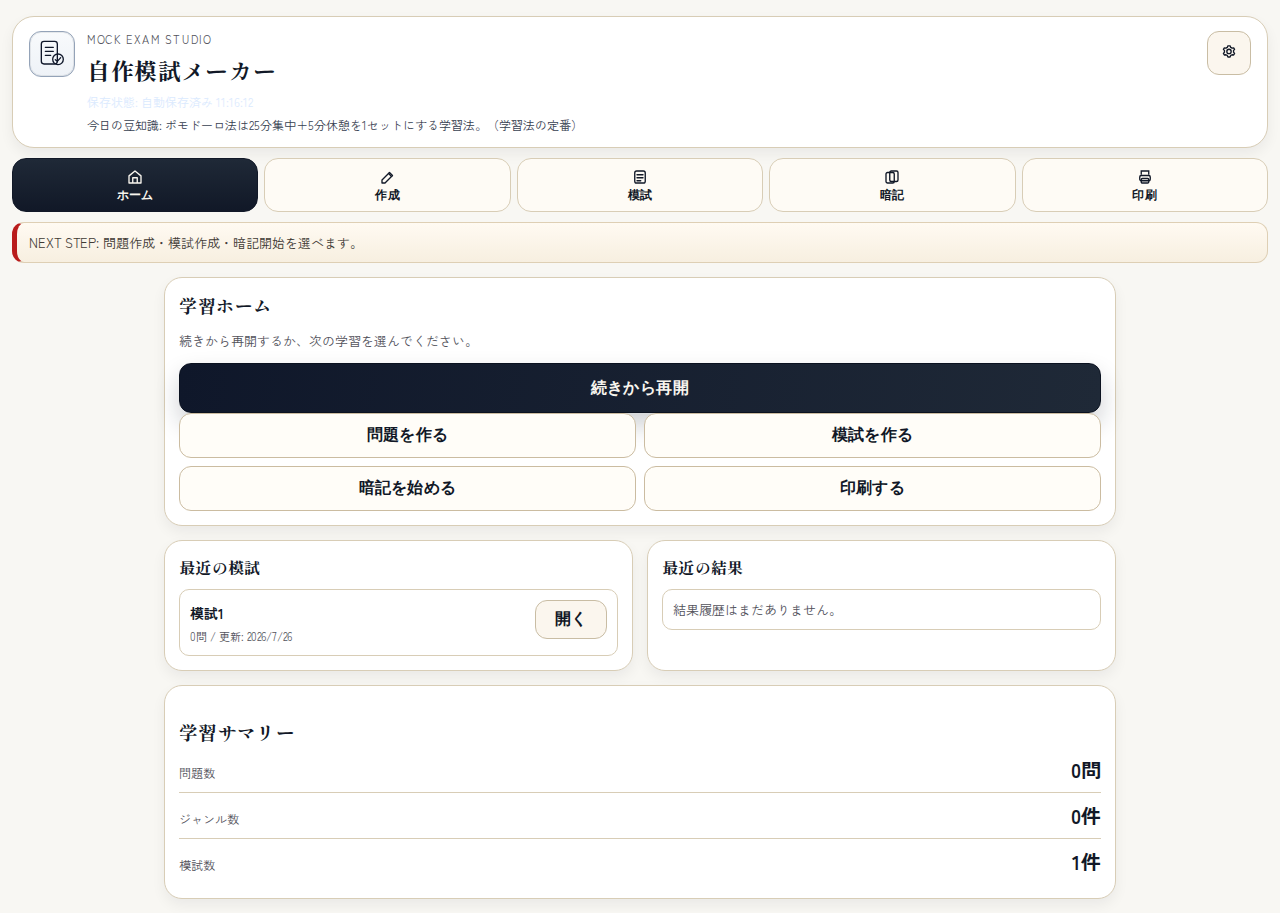
<file: index.html>
<!doctype html>
<html lang="ja">
  <head>
    <meta charset="UTF-8" />
    <meta name="viewport" content="width=device-width, initial-scale=1" />
    <meta name="theme-color" content="#1f2937" />
    <title>自作模試メーカー</title>
    <link rel="manifest" href="manifest.webmanifest" />
    <link rel="preconnect" href="https://fonts.googleapis.com" />
    <link rel="preconnect" href="https://fonts.gstatic.com" crossorigin />
    <link
      href="https://fonts.googleapis.com/css2?family=Shippori+Mincho:wght@600;700;800&family=Zen+Kaku+Gothic+New:wght@400;500;700;900&display=swap"
      rel="stylesheet"
    />
    <style>
      /* Failsafe: if style.css fails to load, keep hidden elements hidden. */
      .hidden { display: none !important; }
    </style>
    <link rel="stylesheet" href="style.css?v=20260224-72" />
  </head>
  <body>
    <div class="backdrop"></div>

    <header class="topbar">
      <div class="brandBlock">
        <div class="brandEmblem" aria-hidden="true">
          <svg viewBox="0 0 48 48" fill="none">
            <rect x="8" y="5" width="24" height="34" rx="4" stroke="currentColor" stroke-width="2" />
            <path d="M14 14H26M14 20H26M14 26H22" stroke="currentColor" stroke-width="2" stroke-linecap="round" />
            <circle cx="33" cy="32" r="8" stroke="currentColor" stroke-width="2" />
            <path d="M29 32.5L32 35L37 29.5" stroke="currentColor" stroke-width="2" stroke-linecap="round" stroke-linejoin="round" />
          </svg>
        </div>
        <div class="brandText">
          <p class="eyebrow">MOCK EXAM STUDIO</p>
          <h1>自作模試メーカー</h1>
          <p id="saveStateText" class="saveStateText" aria-live="polite">保存状態: この端末に自動保存されます</p>
          <p id="dailyQuote" class="dailyQuote" aria-live="polite"></p>
        </div>
      </div>
      <div class="topbarActions">
        <button id="settingsBtn" class="ghost iconBtn" aria-label="設定" aria-haspopup="dialog" aria-controls="settingsModal">
          <svg viewBox="0 0 24 24" fill="none" aria-hidden="true">
            <path d="M10.7 3.4L9.9 5.3C9.4 5.5 8.9 5.8 8.4 6.1L6.4 5.8L5.3 7.7L6.6 9.2C6.5 9.8 6.5 10.4 6.6 11L5.3 12.5L6.4 14.4L8.4 14.1C8.9 14.4 9.4 14.7 9.9 14.9L10.7 16.8H13.3L14.1 14.9C14.6 14.7 15.1 14.4 15.6 14.1L17.6 14.4L18.7 12.5L17.4 11C17.5 10.4 17.5 9.8 17.4 9.2L18.7 7.7L17.6 5.8L15.6 6.1C15.1 5.8 14.6 5.5 14.1 5.3L13.3 3.4H10.7Z" stroke="currentColor" stroke-width="1.6" stroke-linejoin="round"/>
            <circle cx="12" cy="10.1" r="2.6" stroke="currentColor" stroke-width="1.6"/>
          </svg>
        </button>
        <button id="installBtn" class="ghost" hidden>ホームに追加</button>
      </div>
    </header>

    <nav class="tabs" aria-label="モード切替" role="tablist">
      <button id="tab-home" data-tab="home" class="tab active" role="tab" aria-selected="true" aria-controls="home" tabindex="0">
        <span class="tabIcon" aria-hidden="true">
          <svg viewBox="0 0 24 24" fill="none"><path d="M4 10.5L12 4L20 10.5V20H4V10.5Z" stroke="currentColor" stroke-width="1.8" stroke-linejoin="round"/><path d="M9 20V13H15V20" stroke="currentColor" stroke-width="1.8" stroke-linejoin="round"/></svg>
        </span>
        <span class="tabLabel">ホーム</span>
      </button>
      <button id="tab-editor" data-tab="editor" class="tab" role="tab" aria-selected="false" aria-controls="editor" tabindex="-1">
        <span class="tabIcon" aria-hidden="true">
          <svg viewBox="0 0 24 24" fill="none"><path d="M4 20H8L18 10L14 6L4 16V20Z" stroke="currentColor" stroke-width="1.8" stroke-linejoin="round"/><path d="M12.8 7.2L16.8 11.2" stroke="currentColor" stroke-width="1.8" stroke-linecap="round"/></svg>
        </span>
        <span class="tabLabel">作成</span>
      </button>
      <button id="tab-exam" data-tab="exam" class="tab" role="tab" aria-selected="false" aria-controls="exam" tabindex="-1">
        <span class="tabIcon" aria-hidden="true">
          <svg viewBox="0 0 24 24" fill="none"><rect x="5" y="4" width="14" height="16" rx="2.5" stroke="currentColor" stroke-width="1.8"/><path d="M8 9H16M8 13H16M8 17H13" stroke="currentColor" stroke-width="1.8" stroke-linecap="round"/></svg>
        </span>
        <span class="tabLabel">模試</span>
      </button>
      <button id="tab-memorize" data-tab="memorize" class="tab" role="tab" aria-selected="false" aria-controls="memorize" tabindex="-1">
        <span class="tabIcon" aria-hidden="true">
          <svg viewBox="0 0 24 24" fill="none"><rect x="4" y="6" width="11" height="14" rx="2" stroke="currentColor" stroke-width="1.8"/><rect x="9" y="4" width="11" height="14" rx="2" stroke="currentColor" stroke-width="1.8"/></svg>
        </span>
        <span class="tabLabel">暗記</span>
      </button>
      <button id="tab-print" data-tab="print" class="tab" role="tab" aria-selected="false" aria-controls="print" tabindex="-1">
        <span class="tabIcon" aria-hidden="true">
          <svg viewBox="0 0 24 24" fill="none"><path d="M7 9V4H17V9" stroke="currentColor" stroke-width="1.8"/><rect x="5" y="10" width="14" height="7" rx="2" stroke="currentColor" stroke-width="1.8"/><rect x="7" y="14" width="10" height="6" rx="1.5" stroke="currentColor" stroke-width="1.8"/></svg>
        </span>
        <span class="tabLabel">印刷</span>
      </button>
    </nav>
    <section id="uxGuide" class="uxGuide"></section>

    <main>
      <section id="home" class="panel active" role="tabpanel" aria-labelledby="tab-home">
        <div class="card homeHeroCard">
          <h2>学習ホーム</h2>
          <p class="muted">続きから再開するか、次の学習を選んでください。</p>
          <div class="actions">
            <button id="homeResumeBtn" class="homeMainCta">続きから再開</button>
          </div>
          <div class="homePrimaryActions">
            <button id="homeCreateQuestionBtn" class="ghost">問題を作る</button>
            <button id="homeCreateExamBtn" class="ghost">模試を作る</button>
            <button id="homeStartMemorizeBtn" class="ghost">暗記を始める</button>
            <button id="homeOpenPrintBtn" class="ghost">印刷する</button>
          </div>
        </div>
        <div class="homeGrid">
          <div class="card">
            <h3>最近の模試</h3>
            <ul id="homeRecentExamsList" class="homeRecentList"></ul>
          </div>
          <div class="card">
            <h3>最近の結果</h3>
            <ul id="homeRecentHistoryList" class="homeRecentList"></ul>
          </div>
        </div>
        <div class="card homeSummaryCard">
          <h3>学習サマリー</h3>
          <ul class="homeStatsList">
            <li><span>問題数</span><strong id="homeStatQuestions">0問</strong></li>
            <li><span>ジャンル数</span><strong id="homeStatGenres">0件</strong></li>
            <li><span>模試数</span><strong id="homeStatExams">0件</strong></li>
          </ul>
        </div>
      </section>

      <section id="editor" class="panel" role="tabpanel" aria-labelledby="tab-editor">
        <div class="editorSubTabs segTabs" role="tablist" aria-label="作成メニュー">
          <button id="editor-subtab-question" class="editorSubTab segTab active" data-editor-view="question" role="tab" aria-selected="true" aria-controls="editorQuestionView" tabindex="0">問題作成</button>
          <button id="editor-subtab-genre" class="editorSubTab segTab" data-editor-view="genre" role="tab" aria-selected="false" aria-controls="editorGenreView" tabindex="-1">ジャンル管理</button>
        </div>

        <div id="editorQuestionView" class="editorView active" role="tabpanel" aria-labelledby="editor-subtab-question">
          <div class="card">
            <h2>問題を追加</h2>
            <label for="questionGenre">ジャンル</label>
            <select id="questionGenre"></select>
            <label for="questionText">問題文</label>
            <textarea id="questionText" rows="3" placeholder="例: 次の計算をしなさい"></textarea>
            <label for="questionType">形式</label>
            <select id="questionType">
              <option value="mcq">4択</option>
              <option value="fill">穴埋め</option>
              <option value="text">記述</option>
            </select>

            <div id="mcqInputs">
              <label for="mcqLabelMode">選択肢ラベル</label>
              <select id="mcqLabelMode">
                <option value="alpha">ABC</option>
                <option value="numeric">123</option>
              </select>
              <label>選択肢（A〜D）</label>
              <div class="choiceGrid">
                <input id="mcqOptionA" type="text" placeholder="A: 選択肢を入力" />
                <input id="mcqOptionB" type="text" placeholder="B: 選択肢を入力" />
                <input id="mcqOptionC" type="text" placeholder="C: 選択肢を入力" />
                <input id="mcqOptionD" type="text" placeholder="D: 選択肢を入力" />
              </div>
              <label id="mcqAnswerLabel" for="mcqAnswer">正答（A-D）</label>
              <select id="mcqAnswer">
                <option value="1">A</option>
                <option value="2">B</option>
                <option value="3">C</option>
                <option value="4">D</option>
              </select>
            </div>

            <div id="fillInputs" class="hidden">
              <label for="fillAnswer">正答（完全一致）</label>
              <input id="fillAnswer" type="text" placeholder="例: 42" />
              <div id="fillAuthorPreview" class="fillAuthorPreview muted">
                穴埋め作成プレビューはここに表示されます。
              </div>
            </div>

            <div id="textInputs" class="hidden">
              <label for="textAnswer">模範解答</label>
              <textarea id="textAnswer" rows="3"></textarea>
            </div>

            <label for="questionExplanation">解説（任意）</label>
            <textarea id="questionExplanation" rows="2"></textarea>

            <div class="actions twoCol">
              <button id="addQuestionBtn">問題を追加</button>
              <button id="clearAllBtn" class="danger">全削除</button>
              <button id="cancelEditQuestionBtn" class="ghost hidden">編集をキャンセル</button>
            </div>
          </div>
        </div>

        <div id="editorGenreView" class="editorView" role="tabpanel" aria-labelledby="editor-subtab-genre">
          <div class="card">
            <h2>ジャンル管理</h2>
            <p class="muted">ジャンルを選ぶと、問題一覧を絞り込みつつそのジャンルで問題作成できます。</p>
            <div class="genreAddRow">
              <label for="genreNameInput" class="srOnly">ジャンル名</label>
              <input id="genreNameInput" type="text" placeholder="例: 英語長文 / 数学I / 古文" />
              <button id="addGenreBtn" class="ghost">ジャンル追加</button>
            </div>
            <div id="genreChips" class="genreChips"></div>
            <p class="muted">現在のジャンル: <strong id="activeGenreLabel">すべて</strong></p>
            <button id="toggleGenreQuestionListBtn" class="ghost">問題一覧を表示</button>
          </div>
          <div id="genreQuestionListCard" class="card hidden">
            <h2>問題一覧</h2>
            <p class="muted">上でジャンルを選ぶと、この一覧が絞り込まれます。</p>
            <label for="questionSearchInput" class="srOnly">問題一覧検索</label>
            <input id="questionSearchInput" type="text" placeholder="問題一覧を検索（問題文・ジャンル）" />
            <ol id="questionList"></ol>
            <h3>データ管理</h3>
            <div class="actions threeCol">
              <button id="exportDataBtn" class="ghost">エクスポート</button>
              <label class="ghost fileBtn">
                インポート
                <input id="importDataInput" type="file" accept="application/json" />
              </label>
            </div>
          </div>
        </div>
      </section>

      <section id="exam" class="panel" role="tabpanel" aria-labelledby="tab-exam">
        <div class="card">
          <div id="examStepIndicator" class="examStepIndicator" aria-label="模試ステップ">
            <span data-step="list" class="active">1. 一覧</span>
            <span data-step="builder">2. 作成</span>
            <span data-step="solve">3. 解答</span>
          </div>
          <div id="examListView">
            <div class="examHeadRow">
              <div>
                <h2>模試</h2>
                <p class="muted">作成した模試の一覧です。選んで編集・受験できます。</p>
              </div>
              <div class="examHeadActions">
                <button id="newExamOpenBtn">新規作成</button>
                <button id="importSharedExamBtn" class="ghost">共有コード取込</button>
              </div>
            </div>
            <div class="examFilterRow">
              <label for="examSearchInput" class="srOnly">模試検索</label>
              <input id="examSearchInput" type="text" placeholder="模試を検索（タイトル）" />
              <select id="examSortSelect">
                <option value="updated_desc">更新日が新しい順</option>
                <option value="updated_asc">更新日が古い順</option>
                <option value="title_asc">タイトル昇順</option>
                <option value="title_desc">タイトル降順</option>
                <option value="questions_desc">問題数が多い順</option>
                <option value="questions_asc">問題数が少ない順</option>
              </select>
            </div>
            <ul id="examList" class="examList"></ul>
          </div>

          <div id="examBuilderView" class="hidden">
            <div class="examTop">
              <h2>模試作成</h2>
              <button id="backToExamListBtn" class="ghost">一覧へ戻る</button>
            </div>
            <div class="examCreateRow">
              <label for="examTitleInput" class="srOnly">模試タイトル</label>
              <input id="examTitleInput" type="text" placeholder="模試タイトルを入力（例: 2026春 本番想定①）" />
              <button id="saveExamTitleBtn" class="ghost hidden">設定保存</button>
            </div>
            <div class="examCreateRow">
              <label for="examTimeLimitInput" class="srOnly">制限時間（分）</label>
              <input id="examTimeLimitInput" type="number" min="0" step="1" placeholder="制限時間（分, 0=無制限）" />
              <span class="muted">0で無制限</span>
            </div>
            <p class="muted">編集中: <strong id="activeExamTitle">-</strong></p>
            <div class="examBuilderGrid">
              <section class="examSection">
                <h3>ジャンルから追加</h3>
                <div id="examGenreList" class="genreChips"></div>
                <button id="addWholeGenreBtn" class="ghost">選択中ジャンルを丸ごと追加</button>
                <p class="muted" id="selectedGenreText">ジャンルを選択すると問題を表示します。</p>
              </section>

              <section class="examSection">
                <h3>問題を個別追加</h3>
                <p id="examSelectionSummary" class="muted">選択中: 0問</p>
                <label class="pickerToggle">
                  <input id="examSelectedOnlyToggle" type="checkbox" />
                  <span>選択済みだけ表示</span>
                </label>
                <div class="actions twoCol">
                  <button id="pickVisibleAllBtn" class="ghost">表示中を全選択</button>
                  <button id="unpickVisibleAllBtn" class="ghost">表示中を全解除</button>
                </div>
                <div id="examQuestionPicker" class="examQuestionPicker"></div>
              </section>
            </div>

            <div class="actions">
              <button id="startExamBtn">模試を作成</button>
            </div>
          </div>

          <div id="examSolveView" class="hidden">
            <div class="examTop">
              <h2>問題解答</h2>
              <button id="backToBuilderBtn" class="ghost">模試作成へ戻る</button>
            </div>
            <div id="timer">00:00</div>
            <div class="progressWrap" aria-label="解答進捗">
              <div id="examProgressBar"></div>
            </div>
            <p id="examProgressText" class="muted">0 / 0 解答済み</p>
            <p id="examUnansweredText" class="muted">未回答: 0問</p>
            <article id="examQuestion" class="examQuestion">
              <p>一覧の「受験開始」を押すとここに問題が表示されます。</p>
            </article>
            <div class="actions fourCol examSolveActions">
              <button id="prevBtn" class="ghost">前へ</button>
              <button id="nextBtn" class="ghost">次へ</button>
              <button id="finishBtn" class="danger">終了して採点</button>
            </div>

            <h3>採点結果</h3>
            <p id="scoreSummary">まだ採点していません。</p>
            <ul id="resultList"></ul>

            <h3>履歴</h3>
            <label for="historySearchInput" class="srOnly">履歴検索</label>
            <input id="historySearchInput" type="text" placeholder="履歴を検索（模試名・問題文・回答）" />
            <ul id="historyList"></ul>
          </div>
        </div>
      </section>

      <section id="memorize" class="panel" role="tabpanel" aria-labelledby="tab-memorize">
        <div class="card">
          <h2>暗記モード</h2>
          <p class="muted">回答した後に答えを表示します。模試またはジャンル単位で出題できます。</p>
          <label for="memorizeSourceType">暗記するジャンルを選ぶ</label>
          <select id="memorizeSourceType">
            <option value="exam">模試</option>
            <option value="genre">ジャンル</option>
          </select>
          <label id="memorizeTargetSelectLabel" for="memorizeTargetSelect">対象を選択</label>
          <select id="memorizeTargetSelect"></select>
          <p class="muted">対象: <strong id="memorizeTargetTitle">-</strong></p>
          <div class="actions twoCol">
            <button id="startMemorizeBtn">暗記開始</button>
            <button id="finishMemorizeBtn" class="ghost">終了して結果表示</button>
          </div>
          <div id="memorizeList" class="memorizeList"></div>
          <h3>暗記結果</h3>
          <p id="memorizeSummary">まだ開始していません。</p>
          <ul id="memorizeResultList"></ul>
        </div>
      </section>

      <section id="print" class="panel" role="tabpanel" aria-labelledby="tab-print">
        <div class="card">
          <h2>印刷プレビュー（問題冊子）</h2>
          <p>A4で本番風に出力します。</p>
          <div class="actions twoCol">
            <button id="printModeQuestionBtn" class="ghost">問題用</button>
            <button id="printModeAnswerBtn" class="ghost">解答用</button>
          </div>
          <details class="printAdvanced">
            <summary>詳細設定</summary>
            <div class="printSettings">
            <label for="printPresetSelect">印刷プリセット</label>
            <div class="actions twoCol">
              <select id="printPresetSelect">
                <option value="custom">カスタム</option>
                <option value="exam">本番用（問題冊子）</option>
                <option value="review">見直し用（解答冊子）</option>
              </select>
              <button id="applyPrintPresetBtn" class="ghost">プリセット適用</button>
            </div>
            <label for="printExamSelect">印刷対象の模試</label>
            <select id="printExamSelect"></select>
            <label for="printCustomTitle">印刷タイトル（任意）</label>
            <input id="printCustomTitle" type="text" placeholder="空欄なら模試タイトルを使用" />
            <label class="printCheck">
              <input id="printShowNameDate" type="checkbox" checked />
              <span>氏名・受験日欄を表示</span>
            </label>
            <label class="printCheck">
              <input id="printShowGenre" type="checkbox" />
              <span>各問題にジャンルを表示</span>
            </label>
            <label class="printCheck">
              <input id="printIncludeExplanation" type="checkbox" checked />
              <span>解答用に解説を表示</span>
            </label>
            <label class="printCheck">
              <input id="printAnswerCompact" type="checkbox" />
              <span>解答用を回答のみで省スペース表示</span>
            </label>
            <label for="printAnswerCompactColumns">省スペース時の列数</label>
            <select id="printAnswerCompactColumns">
              <option value="1">1列</option>
              <option value="3">3列</option>
              <option value="5">5列</option>
            </select>
            <label class="printCheck">
              <input id="printIncludeAnswerSheet" type="checkbox" />
              <span>問題用にマークシートページを追加</span>
            </label>
            <label class="printCheck">
              <input id="printShowFooter" type="checkbox" />
              <span>フッターに出力日時を表示</span>
            </label>
            <p id="printProHint" class="fieldHint muted"></p>
            <label for="printQuestionsPerPage">1ページあたり問題数（目安）</label>
            <select id="printQuestionsPerPage">
              <option value="8">8問</option>
              <option value="10">10問</option>
              <option value="12">12問</option>
            </select>
            </div>
          </details>
          <p class="muted">現在の印刷: <strong id="printModeLabel">問題用</strong></p>
          <button id="printBtn">印刷する</button>
          <div id="printPreview" class="printPreview"></div>
        </div>
      </section>

    </main>

    <script src="app.js?v=20260224-96" defer></script>
    <div id="toastContainer" class="toastContainer" aria-live="polite" aria-atomic="true"></div>
    <div id="finishConfirmModal" class="modal hidden" aria-hidden="true" role="dialog" aria-modal="true" aria-labelledby="finishConfirmTitle">
      <div class="modalCard">
        <h3 id="finishConfirmTitle">終了確認</h3>
        <p id="finishConfirmText">終了しますか？</p>
        <div class="actions twoCol">
          <button id="finishCancelBtn" class="ghost">戻る</button>
          <button id="finishConfirmBtn" class="danger">終了して採点</button>
        </div>
      </div>
    </div>
    <div id="dangerConfirmModal" class="modal hidden" aria-hidden="true" role="dialog" aria-modal="true" aria-labelledby="dangerConfirmTitle">
      <div class="modalCard">
        <h3 id="dangerConfirmTitle">削除確認</h3>
        <p id="dangerConfirmText">削除しますか？</p>
        <ol id="dangerConfirmList" class="dangerConfirmList hidden"></ol>
        <div class="actions twoCol">
          <button id="dangerConfirmNoBtn" class="ghost">いいえ</button>
          <button id="dangerConfirmYesBtn" class="danger">はい</button>
        </div>
      </div>
    </div>
    <div id="inputPromptModal" class="modal hidden" aria-hidden="true" role="dialog" aria-modal="true" aria-labelledby="inputPromptTitle">
      <div class="modalCard">
        <h3 id="inputPromptTitle">入力</h3>
        <p id="inputPromptText">入力してください。</p>
        <label for="inputPromptField" class="srOnly">入力欄</label>
        <input id="inputPromptField" type="text" />
        <p id="inputPromptHint" class="fieldHint muted"></p>
        <div class="actions twoCol">
          <button id="inputPromptCancelBtn" class="ghost">キャンセル</button>
          <button id="inputPromptOkBtn">OK</button>
        </div>
      </div>
    </div>
    <div id="optionPickerModal" class="modal hidden" aria-hidden="true" role="dialog" aria-modal="true" aria-labelledby="optionPickerTitle">
      <div class="modalCard">
        <h3 id="optionPickerTitle">選択</h3>
        <div id="optionPickerList" class="optionPickerList"></div>
        <div class="actions">
          <button id="optionPickerCloseBtn" class="ghost">閉じる</button>
        </div>
      </div>
    </div>
    <div id="shareModal" class="modal hidden" aria-hidden="true" role="dialog" aria-modal="true" aria-labelledby="shareModalTitle">
      <div class="modalCard">
        <button id="shareCloseTopBtn" class="modalCloseTop ghost" aria-label="閉じる">×</button>
        <h3 id="shareModalTitle">模試を共有</h3>
        <p id="shareExamTitle" class="muted">-</p>
        <div class="shareSubTabs segTabs" role="tablist" aria-label="共有方式">
          <button id="shareCodeTabBtn" class="ghost segTab active" role="tab" aria-selected="true" aria-controls="shareCodeView" tabindex="0">コード共有</button>
          <button id="shareLinkTabBtn" class="ghost segTab" role="tab" aria-selected="false" aria-controls="shareLinkView" tabindex="-1">リンク共有</button>
        </div>
        <div id="shareCodeView" class="shareView active" role="tabpanel" aria-labelledby="shareCodeTabBtn">
          <label for="shareCodeText">共有コード</label>
          <textarea id="shareCodeText" rows="3" readonly></textarea>
          <label for="sharePasswordInput">共有パスワード（任意4桁）</label>
          <input id="sharePasswordInput" type="password" inputmode="numeric" maxlength="4" placeholder="例: 1234（空欄なら不要）" />
          <p id="sharePasswordHint" class="fieldHint muted" aria-live="polite">4桁の数字で設定できます。空欄ならパスワードなし。</p>
          <div class="actions twoCol">
            <button id="shareCopyCodeBtn" class="ghost">コードをコピー</button>
            <button id="shareQuickLinkBtn" class="ghost">24時間リンクを作成</button>
          </div>
          <button id="shareNativeCodeBtn" class="ghost">共有シートで共有</button>
          <div class="settingsGroup">
            <p class="settingsGroupTitle">共有オプション</p>
            <label class="printCheck">
              <input id="shareIncludeInsight" type="checkbox" />
              <span>最新の学習サマリーを共有コードに含める</span>
            </label>
            <label for="shareNoteInput">共有メモ（任意）</label>
            <input id="shareNoteInput" type="text" placeholder="例: 次回までに理科を重点復習" />
            <p id="shareProHint" class="fieldHint muted"></p>
          </div>
          <button id="shareQrBtn" class="qrImageButton ghost" type="button" aria-label="共有QRコードを拡大表示">
            <img id="shareQrImage" alt="共有QRコード" class="shareQrImage" />
          </button>
        </div>
        <div id="shareLinkView" class="shareView" role="tabpanel" aria-labelledby="shareLinkTabBtn">
          <label for="shareExpireSelect">期限付きリンク</label>
          <div class="actions twoCol">
            <select id="shareExpireSelect">
              <option value="24">24時間</option>
              <option value="168">7日</option>
              <option value="720">30日</option>
            </select>
            <button id="shareGenerateLinkBtn" class="ghost">リンク作成</button>
          </div>
          <input id="shareLinkText" type="text" readonly placeholder="リンクを作成するとここに表示" />
          <button id="shareCopyLinkBtn" class="ghost">リンクをコピー</button>
          <button id="shareNativeLinkBtn" class="ghost">共有シートで共有</button>
          <button id="shareLinkQrBtn" class="qrImageButton ghost" type="button" aria-label="共有リンクQRコードを拡大表示">
            <img id="shareLinkQrImage" alt="共有リンクQRコード" class="shareQrImage" />
          </button>
        </div>
        <button id="shareCloseBtn" class="ghost">閉じる</button>
      </div>
    </div>
    <div id="settingsModal" class="modal hidden" aria-hidden="true" role="dialog" aria-modal="true" aria-labelledby="settingsModalTitle">
      <div class="modalCard">
        <h3 id="settingsModalTitle">設定</h3>
        <div class="settingsGroup">
        <p class="settingsGroupTitle">表示</p>
        <label for="fontSizeSelect">文字サイズ</label>
        <select id="fontSizeSelect">
          <option value="system">システムに合わせる</option>
          <option value="small">小</option>
          <option value="medium">標準</option>
          <option value="large">大</option>
        </select>
        <label class="printCheck">
          <input id="simpleUiToggle" type="checkbox" />
          <span>シンプル表示（装飾を減らす）</span>
        </label>
        <label class="printCheck">
          <input id="highContrastToggle" type="checkbox" />
          <span>高コントラスト表示</span>
        </label>
        <label class="printCheck">
          <input id="hideDailyQuoteToggle" type="checkbox" />
          <span>一言を非表示にする</span>
        </label>
        </div>
        <div class="settingsGroup">
          <p class="settingsGroupTitle">学習</p>
          <label class="printCheck">
            <input id="autoNextMcqToggle" type="checkbox" />
            <span>模試4択で選択後に自動で次へ進む</span>
          </label>
          <label for="memorizeOrderSelect">暗記の出題順</label>
          <select id="memorizeOrderSelect">
            <option value="original">作成順</option>
            <option value="random">ランダム</option>
          </select>
        </div>
        <div class="settingsGroup">
          <p class="settingsGroupTitle">共有・通知</p>
          <label for="defaultShareExpireSelect">共有リンクの既定有効期限</label>
          <select id="defaultShareExpireSelect">
            <option value="24">24時間</option>
            <option value="168">7日</option>
            <option value="720">30日</option>
          </select>
          <label for="toastDurationSelect">通知表示時間</label>
          <select id="toastDurationSelect">
            <option value="short">短い</option>
            <option value="standard">標準</option>
            <option value="long">長い</option>
          </select>
        </div>
        <div class="settingsGroup">
          <p class="settingsGroupTitle">プラン</p>
          <p class="muted">現在の状態: <strong id="billingCurrentState">無料（広告あり）</strong></p>
          <p class="muted">広告表示: <strong id="billingAdState">あり</strong></p>

          <div class="billingCard billingCardFree">
            <p class="muted">無料プラン（広告あり）</p>
            <p id="billingRewardedUntil" class="muted">広告なし残り時間: なし</p>
            <button id="watchRewardedAdBtn" class="ghost">広告を見て24時間広告なし</button>
          </div>

          <div class="billingGrid">
            <article class="billingCard">
              <p class="muted">広告オフ</p>
              <p><strong>月額 100円 / 年額 900円</strong></p>
              <div class="actions twoCol">
                <button id="buyAdfreeMonthlyBtn" class="ghost">月額で広告オフ</button>
                <button id="buyAdfreeYearlyBtn" class="ghost">年額で広告オフ</button>
              </div>
              <p id="adfreeStatusText" class="muted">未契約</p>
            </article>
          </div>

          <div class="actions twoCol">
            <button id="restorePurchaseBtn" class="ghost">購入を復元</button>
          </div>
        </div>
        <div class="settingsGroup">
          <p class="settingsGroupTitle">規約・ポリシー</p>
          <div class="actions">
            <a class="ghost" href="./terms.html" target="_blank" rel="noopener noreferrer">利用規約</a>
            <a class="ghost" href="./privacy.html" target="_blank" rel="noopener noreferrer">プライバシーポリシー</a>
          </div>
        </div>
        <div class="settingsGroup">
          <p class="settingsGroupTitle">サポート</p>
          <div class="actions">
            <a id="contactLinkBtn" class="ghost" href="mailto:support@mockmaker.app?subject=%E8%87%AA%E4%BD%9C%E6%A8%A1%E8%A9%A6%E3%83%A1%E3%83%BC%E3%82%AB%E3%83%BC%E3%81%8A%E5%95%8F%E3%81%84%E5%90%88%E3%82%8F%E3%81%9B">お問い合わせ</a>
          </div>
          <p class="muted">不具合連絡時は、端末名・OS・再現手順を含めてください。</p>
        </div>
        <div class="actions twoCol">
          <button id="saveSettingsBtn">保存</button>
          <button id="closeSettingsBtn" class="ghost">閉じる</button>
        </div>
      </div>
    </div>
    <div id="rewardedAdModal" class="modal hidden" aria-hidden="true" role="dialog" aria-modal="true" aria-labelledby="rewardedAdTitle">
      <div class="modalCard">
        <h3 id="rewardedAdTitle">広告を再生中</h3>
        <p id="rewardedAdText">最後まで視聴すると24時間広告なしになります。</p>
        <div class="progressWrap" aria-label="広告再生進捗">
          <div id="rewardedAdProgressBar"></div>
        </div>
        <p id="rewardedAdRemain" class="muted">残り 00:05</p>
        <button id="cancelRewardedAdBtn" class="ghost">視聴を中止する</button>
      </div>
    </div>
    <div id="qrFullscreenModal" class="modal hidden" aria-hidden="true" role="dialog" aria-modal="true" aria-labelledby="qrFullscreenTitle">
      <div class="qrFullscreenCard">
        <h3 id="qrFullscreenTitle">QRコード拡大表示</h3>
        <img id="qrFullscreenImage" alt="拡大QRコード" class="qrFullscreenImage" />
        <button id="qrFullscreenCloseBtn" class="ghost">閉じる</button>
      </div>
    </div>
  </body>
</html>
</file>
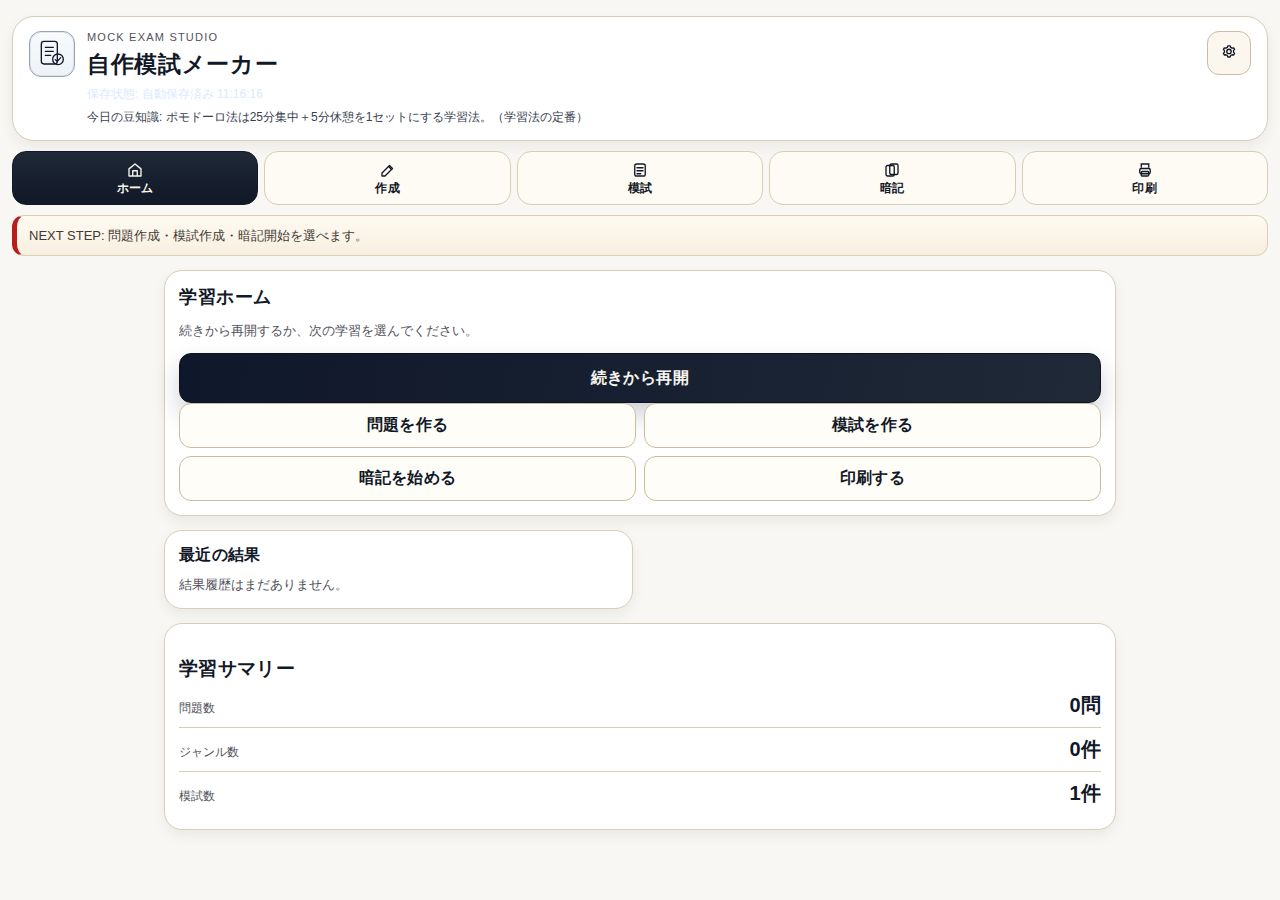
<file: 自作模試メーカー/自作模試メーカー/web/index.html>
<!doctype html>
<html lang="ja">
  <head>
    <meta charset="UTF-8" />
    <meta name="viewport" content="width=device-width, initial-scale=1" />
    <meta name="theme-color" content="#1f2937" />
    <title>自作模試メーカー</title>
    <link rel="manifest" href="manifest.webmanifest" />
    <link rel="preconnect" href="https://fonts.googleapis.com" />
    <link rel="preconnect" href="https://fonts.gstatic.com" crossorigin />
    <link
      href="https://fonts.googleapis.com/css2?family=Shippori+Mincho:wght@600;700;800&family=Zen+Kaku+Gothic+New:wght@400;500;700;900&display=swap"
      rel="stylesheet"
    />
    <style>
      /* Failsafe: if style.css fails to load, keep hidden elements hidden. */
      .hidden { display: none !important; }
    </style>
    <link rel="stylesheet" href="style.css?v=20260224-75" />
  </head>
  <body>
    <div class="backdrop"></div>

    <header class="topbar">
      <div class="brandBlock">
        <div class="brandEmblem" aria-hidden="true">
          <svg viewBox="0 0 48 48" fill="none">
            <rect x="8" y="5" width="24" height="34" rx="4" stroke="currentColor" stroke-width="2" />
            <path d="M14 14H26M14 20H26M14 26H22" stroke="currentColor" stroke-width="2" stroke-linecap="round" />
            <circle cx="33" cy="32" r="8" stroke="currentColor" stroke-width="2" />
            <path d="M29 32.5L32 35L37 29.5" stroke="currentColor" stroke-width="2" stroke-linecap="round" stroke-linejoin="round" />
          </svg>
        </div>
        <div class="brandText">
          <p class="eyebrow">MOCK EXAM STUDIO</p>
          <h1>自作模試メーカー</h1>
          <p id="saveStateText" class="saveStateText" aria-live="polite">保存状態: この端末に自動保存されます</p>
          <p id="dailyQuote" class="dailyQuote" aria-live="polite"></p>
        </div>
      </div>
      <div class="topbarActions">
        <button id="settingsBtn" class="ghost iconBtn" aria-label="設定" aria-haspopup="dialog" aria-controls="settingsModal">
          <svg viewBox="0 0 24 24" fill="none" aria-hidden="true">
            <path d="M10.7 3.4L9.9 5.3C9.4 5.5 8.9 5.8 8.4 6.1L6.4 5.8L5.3 7.7L6.6 9.2C6.5 9.8 6.5 10.4 6.6 11L5.3 12.5L6.4 14.4L8.4 14.1C8.9 14.4 9.4 14.7 9.9 14.9L10.7 16.8H13.3L14.1 14.9C14.6 14.7 15.1 14.4 15.6 14.1L17.6 14.4L18.7 12.5L17.4 11C17.5 10.4 17.5 9.8 17.4 9.2L18.7 7.7L17.6 5.8L15.6 6.1C15.1 5.8 14.6 5.5 14.1 5.3L13.3 3.4H10.7Z" stroke="currentColor" stroke-width="1.6" stroke-linejoin="round"/>
            <circle cx="12" cy="10.1" r="2.6" stroke="currentColor" stroke-width="1.6"/>
          </svg>
        </button>
        <button id="installBtn" class="ghost" hidden>ホームに追加</button>
      </div>
    </header>

    <nav class="tabs" aria-label="モード切替" role="tablist">
      <button id="tab-home" data-tab="home" class="tab active" role="tab" aria-selected="true" aria-controls="home" tabindex="0">
        <span class="tabIcon" aria-hidden="true">
          <svg viewBox="0 0 24 24" fill="none"><path d="M4 10.5L12 4L20 10.5V20H4V10.5Z" stroke="currentColor" stroke-width="1.8" stroke-linejoin="round"/><path d="M9 20V13H15V20" stroke="currentColor" stroke-width="1.8" stroke-linejoin="round"/></svg>
        </span>
        <span class="tabLabel">ホーム</span>
      </button>
      <button id="tab-editor" data-tab="editor" class="tab" role="tab" aria-selected="false" aria-controls="editor" tabindex="-1">
        <span class="tabIcon" aria-hidden="true">
          <svg viewBox="0 0 24 24" fill="none"><path d="M4 20H8L18 10L14 6L4 16V20Z" stroke="currentColor" stroke-width="1.8" stroke-linejoin="round"/><path d="M12.8 7.2L16.8 11.2" stroke="currentColor" stroke-width="1.8" stroke-linecap="round"/></svg>
        </span>
        <span class="tabLabel">作成</span>
      </button>
      <button id="tab-exam" data-tab="exam" class="tab" role="tab" aria-selected="false" aria-controls="exam" tabindex="-1">
        <span class="tabIcon" aria-hidden="true">
          <svg viewBox="0 0 24 24" fill="none"><rect x="5" y="4" width="14" height="16" rx="2.5" stroke="currentColor" stroke-width="1.8"/><path d="M8 9H16M8 13H16M8 17H13" stroke="currentColor" stroke-width="1.8" stroke-linecap="round"/></svg>
        </span>
        <span class="tabLabel">模試</span>
      </button>
      <button id="tab-memorize" data-tab="memorize" class="tab" role="tab" aria-selected="false" aria-controls="memorize" tabindex="-1">
        <span class="tabIcon" aria-hidden="true">
          <svg viewBox="0 0 24 24" fill="none"><rect x="4" y="6" width="11" height="14" rx="2" stroke="currentColor" stroke-width="1.8"/><rect x="9" y="4" width="11" height="14" rx="2" stroke="currentColor" stroke-width="1.8"/></svg>
        </span>
        <span class="tabLabel">暗記</span>
      </button>
      <button id="tab-print" data-tab="print" class="tab" role="tab" aria-selected="false" aria-controls="print" tabindex="-1">
        <span class="tabIcon" aria-hidden="true">
          <svg viewBox="0 0 24 24" fill="none"><path d="M7 9V4H17V9" stroke="currentColor" stroke-width="1.8"/><rect x="5" y="10" width="14" height="7" rx="2" stroke="currentColor" stroke-width="1.8"/><rect x="7" y="14" width="10" height="6" rx="1.5" stroke="currentColor" stroke-width="1.8"/></svg>
        </span>
        <span class="tabLabel">印刷</span>
      </button>
    </nav>
    <section id="uxGuide" class="uxGuide"></section>

    <main>
      <section id="home" class="panel active" role="tabpanel" aria-labelledby="tab-home">
        <div class="card homeHeroCard">
          <h2>学習ホーム</h2>
          <p class="muted">続きから再開するか、次の学習を選んでください。</p>
          <div class="actions">
            <button id="homeResumeBtn" class="homeMainCta">続きから再開</button>
          </div>
          <div class="homePrimaryActions">
            <button id="homeCreateQuestionBtn" class="ghost">問題を作る</button>
            <button id="homeCreateExamBtn" class="ghost">模試を作る</button>
            <button id="homeStartMemorizeBtn" class="ghost">暗記を始める</button>
            <button id="homeOpenPrintBtn" class="ghost">印刷する</button>
          </div>
        </div>
        <div class="homeGrid">
          <div class="card">
            <h3>最近の結果</h3>
            <div id="homeRecentHistoryList" class="homeRecentHistoryList"></div>
          </div>
        </div>
        <div class="card homeSummaryCard">
          <h3>学習サマリー</h3>
          <ul class="homeStatsList">
            <li><span>問題数</span><strong id="homeStatQuestions">0問</strong></li>
            <li><span>ジャンル数</span><strong id="homeStatGenres">0件</strong></li>
            <li><span>模試数</span><strong id="homeStatExams">0件</strong></li>
          </ul>
        </div>
      </section>

      <section id="editor" class="panel" role="tabpanel" aria-labelledby="tab-editor">
        <div class="editorSubTabs segTabs" role="tablist" aria-label="作成メニュー">
          <button id="editor-subtab-question" class="editorSubTab segTab active" data-editor-view="question" role="tab" aria-selected="true" aria-controls="editorQuestionView" tabindex="0">問題作成</button>
          <button id="editor-subtab-genre" class="editorSubTab segTab" data-editor-view="genre" role="tab" aria-selected="false" aria-controls="editorGenreView" tabindex="-1">ジャンル管理</button>
        </div>

        <div id="editorQuestionView" class="editorView active" role="tabpanel" aria-labelledby="editor-subtab-question">
          <div class="card">
            <h2>問題を追加</h2>
            <label for="questionGenre">ジャンル</label>
            <select id="questionGenre"></select>
            <label for="questionText">問題文</label>
            <textarea id="questionText" rows="3" placeholder="例: 次の計算をしなさい"></textarea>
            <label for="questionType">形式</label>
            <select id="questionType">
              <option value="mcq">4択</option>
              <option value="fill">穴埋め</option>
              <option value="text">記述</option>
            </select>

            <div id="mcqInputs">
              <label for="mcqLabelMode">選択肢ラベル</label>
              <select id="mcqLabelMode">
                <option value="alpha">ABC</option>
                <option value="numeric">123</option>
              </select>
              <label>選択肢（A〜D）</label>
              <div class="choiceGrid">
                <input id="mcqOptionA" type="text" placeholder="A: 選択肢を入力" />
                <input id="mcqOptionB" type="text" placeholder="B: 選択肢を入力" />
                <input id="mcqOptionC" type="text" placeholder="C: 選択肢を入力" />
                <input id="mcqOptionD" type="text" placeholder="D: 選択肢を入力" />
              </div>
              <label id="mcqAnswerLabel" for="mcqAnswer">正答（A-D）</label>
              <select id="mcqAnswer">
                <option value="1">A</option>
                <option value="2">B</option>
                <option value="3">C</option>
                <option value="4">D</option>
              </select>
            </div>

            <div id="fillInputs" class="hidden">
              <label for="fillAnswer">正答（完全一致）</label>
              <input id="fillAnswer" type="text" placeholder="例: 42" />
              <div id="fillAuthorPreview" class="fillAuthorPreview muted">
                穴埋め作成プレビューはここに表示されます。
              </div>
            </div>

            <div id="textInputs" class="hidden">
              <label for="textAnswer">模範解答</label>
              <textarea id="textAnswer" rows="3"></textarea>
            </div>

            <label for="questionExplanation">解説（任意）</label>
            <textarea id="questionExplanation" rows="2"></textarea>

            <div class="actions twoCol">
              <button id="addQuestionBtn">問題を追加</button>
              <button id="clearAllBtn" class="danger">全削除</button>
              <button id="cancelEditQuestionBtn" class="ghost hidden">編集をキャンセル</button>
            </div>
          </div>
        </div>

        <div id="editorGenreView" class="editorView" role="tabpanel" aria-labelledby="editor-subtab-genre">
          <div class="card">
            <h2>ジャンル管理</h2>
            <p class="muted">ジャンルを選ぶと、問題一覧を絞り込みつつそのジャンルで問題作成できます。</p>
            <div class="genreAddRow">
              <label for="genreNameInput" class="srOnly">ジャンル名</label>
              <input id="genreNameInput" type="text" placeholder="例: 英語長文 / 数学I / 古文" />
              <button id="addGenreBtn" class="ghost">ジャンル追加</button>
            </div>
            <div id="genreChips" class="genreChips"></div>
            <p class="muted">現在のジャンル: <strong id="activeGenreLabel">すべて</strong></p>
            <button id="toggleGenreQuestionListBtn" class="ghost">問題一覧を表示</button>
          </div>
          <div id="genreQuestionListCard" class="card hidden">
            <h2>問題一覧</h2>
            <p class="muted">上でジャンルを選ぶと、この一覧が絞り込まれます。</p>
            <label for="questionSearchInput" class="srOnly">問題一覧検索</label>
            <input id="questionSearchInput" type="text" placeholder="問題一覧を検索（問題文・ジャンル）" />
            <ol id="questionList"></ol>
            <h3>データ管理</h3>
            <div class="actions threeCol">
              <button id="exportDataBtn" class="ghost">エクスポート</button>
              <label class="ghost fileBtn">
                インポート
                <input id="importDataInput" type="file" accept="application/json" />
              </label>
            </div>
          </div>
        </div>
      </section>

      <section id="exam" class="panel" role="tabpanel" aria-labelledby="tab-exam">
        <div class="card">
          <div id="examStepIndicator" class="examStepIndicator" aria-label="模試ステップ">
            <span data-step="list" class="active">1. 一覧</span>
            <span data-step="builder">2. 作成</span>
            <span data-step="solve">3. 解答</span>
          </div>
          <div id="examListView">
            <div class="examHeadRow">
              <div>
                <h2>模試</h2>
                <p class="muted">作成した模試の一覧です。選んで編集・受験できます。</p>
              </div>
              <div class="examHeadActions">
                <button id="newExamOpenBtn">新規作成</button>
                <button id="importSharedExamBtn" class="ghost">共有コード取込</button>
              </div>
            </div>
            <div class="examFilterRow">
              <label for="examSearchInput" class="srOnly">模試検索</label>
              <input id="examSearchInput" type="text" placeholder="模試を検索（タイトル）" />
              <select id="examSortSelect">
                <option value="updated_desc">更新日が新しい順</option>
                <option value="updated_asc">更新日が古い順</option>
                <option value="title_asc">タイトル昇順</option>
                <option value="title_desc">タイトル降順</option>
                <option value="questions_desc">問題数が多い順</option>
                <option value="questions_asc">問題数が少ない順</option>
              </select>
            </div>
            <ul id="examList" class="examList"></ul>
          </div>

          <div id="examBuilderView" class="hidden">
            <div class="examTop">
              <h2>模試作成</h2>
              <button id="backToExamListBtn" class="ghost">一覧へ戻る</button>
            </div>
            <div class="examCreateRow">
              <label for="examTitleInput" class="srOnly">模試タイトル</label>
              <input id="examTitleInput" type="text" placeholder="模試タイトルを入力（例: 2026春 本番想定①）" />
              <button id="saveExamTitleBtn" class="ghost hidden">設定保存</button>
            </div>
            <div class="examCreateRow">
              <label for="examTimeLimitInput" class="srOnly">制限時間（分）</label>
              <input id="examTimeLimitInput" type="number" min="0" step="1" placeholder="制限時間（分, 0=無制限）" />
              <span class="muted">0で無制限</span>
            </div>
            <p class="muted">編集中: <strong id="activeExamTitle">-</strong></p>
            <div class="examBuilderGrid">
              <section class="examSection">
                <h3>ジャンルから追加</h3>
                <div id="examGenreList" class="genreChips"></div>
                <button id="addWholeGenreBtn" class="ghost">選択中ジャンルを丸ごと追加</button>
                <p class="muted" id="selectedGenreText">ジャンルを選択すると問題を表示します。</p>
              </section>

              <section class="examSection">
                <h3>問題を個別追加</h3>
                <p id="examSelectionSummary" class="muted">選択中: 0問</p>
                <label class="pickerToggle">
                  <input id="examSelectedOnlyToggle" type="checkbox" />
                  <span>選択済みだけ表示</span>
                </label>
                <div class="actions twoCol">
                  <button id="pickVisibleAllBtn" class="ghost">表示中を全選択</button>
                  <button id="unpickVisibleAllBtn" class="ghost">表示中を全解除</button>
                </div>
                <div id="examQuestionPicker" class="examQuestionPicker"></div>
              </section>
            </div>

            <div class="actions">
              <button id="startExamBtn">模試を作成</button>
            </div>
          </div>

          <div id="examSolveView" class="hidden">
            <div class="examTop">
              <h2>問題解答</h2>
              <button id="backToBuilderBtn" class="ghost">模試作成へ戻る</button>
            </div>
            <div id="timer">00:00</div>
            <div class="progressWrap" aria-label="解答進捗">
              <div id="examProgressBar"></div>
            </div>
            <p id="examProgressText" class="muted">0 / 0 解答済み</p>
            <p id="examUnansweredText" class="muted">未回答: 0問</p>
            <article id="examQuestion" class="examQuestion">
              <p>一覧の「受験開始」を押すとここに問題が表示されます。</p>
            </article>
            <div class="actions fourCol examSolveActions">
              <button id="prevBtn" class="ghost">前へ</button>
              <button id="nextBtn" class="ghost">次へ</button>
              <button id="finishBtn" class="danger">終了して採点</button>
            </div>

            <h3>採点結果</h3>
            <p id="scoreSummary">まだ採点していません。</p>
            <ul id="resultList"></ul>

            <h3>履歴</h3>
            <label for="historySearchInput" class="srOnly">履歴検索</label>
            <input id="historySearchInput" type="text" placeholder="履歴を検索（模試名・問題文・回答）" />
            <ul id="historyList"></ul>
          </div>
        </div>
      </section>

      <section id="memorize" class="panel" role="tabpanel" aria-labelledby="tab-memorize">
        <div class="card">
          <h2>暗記モード</h2>
          <p class="muted">回答した後に答えを表示します。模試またはジャンル単位で出題できます。</p>
          <label for="memorizeSourceType">暗記するジャンルを選ぶ</label>
          <select id="memorizeSourceType">
            <option value="exam">模試</option>
            <option value="genre">ジャンル</option>
          </select>
          <label id="memorizeTargetSelectLabel" for="memorizeTargetSelect">対象を選択</label>
          <select id="memorizeTargetSelect"></select>
          <p class="muted">対象: <strong id="memorizeTargetTitle">-</strong></p>
          <div class="actions twoCol">
            <button id="startMemorizeBtn">暗記開始</button>
            <button id="finishMemorizeBtn" class="ghost">終了して結果表示</button>
          </div>
          <div id="memorizeList" class="memorizeList"></div>
          <h3>暗記結果</h3>
          <p id="memorizeSummary">まだ開始していません。</p>
          <ul id="memorizeResultList"></ul>
        </div>
      </section>

      <section id="print" class="panel" role="tabpanel" aria-labelledby="tab-print">
        <div class="card">
          <h2>印刷プレビュー（問題冊子）</h2>
          <p>A4で本番風に出力します。</p>
          <div class="actions twoCol">
            <button id="printModeQuestionBtn" class="ghost">問題用</button>
            <button id="printModeAnswerBtn" class="ghost">解答用</button>
          </div>
          <details class="printAdvanced">
            <summary>詳細設定</summary>
            <div class="printSettings">
            <label for="printPresetSelect">印刷プリセット</label>
            <div class="actions twoCol">
              <select id="printPresetSelect">
                <option value="custom">カスタム</option>
                <option value="exam">本番用（問題冊子）</option>
                <option value="review">見直し用（解答冊子）</option>
              </select>
              <button id="applyPrintPresetBtn" class="ghost">プリセット適用</button>
            </div>
            <label for="printExamSelect">印刷対象の模試</label>
            <select id="printExamSelect"></select>
            <label for="printCustomTitle">印刷タイトル（任意）</label>
            <input id="printCustomTitle" type="text" placeholder="空欄なら模試タイトルを使用" />
            <label class="printCheck">
              <input id="printShowNameDate" type="checkbox" checked />
              <span>氏名・受験日欄を表示</span>
            </label>
            <label class="printCheck">
              <input id="printShowGenre" type="checkbox" />
              <span>各問題にジャンルを表示</span>
            </label>
            <label class="printCheck">
              <input id="printIncludeExplanation" type="checkbox" checked />
              <span>解答用に解説を表示</span>
            </label>
            <label class="printCheck">
              <input id="printAnswerCompact" type="checkbox" />
              <span>解答用を回答のみで省スペース表示</span>
            </label>
            <label for="printAnswerCompactColumns">省スペース時の列数</label>
            <select id="printAnswerCompactColumns">
              <option value="1">1列</option>
              <option value="3">3列</option>
              <option value="5">5列</option>
            </select>
            <label class="printCheck">
              <input id="printIncludeAnswerSheet" type="checkbox" />
              <span>問題用にマークシートページを追加</span>
            </label>
            <label class="printCheck">
              <input id="printShowFooter" type="checkbox" />
              <span>フッターに出力日時を表示</span>
            </label>
            <p id="printProHint" class="fieldHint muted"></p>
            <label for="printQuestionsPerPage">1ページあたり問題数（目安）</label>
            <select id="printQuestionsPerPage">
              <option value="8">8問</option>
              <option value="10">10問</option>
              <option value="12">12問</option>
            </select>
            </div>
          </details>
          <p class="muted">現在の印刷: <strong id="printModeLabel">問題用</strong></p>
          <button id="printBtn">印刷する</button>
          <div id="printPreview" class="printPreview"></div>
        </div>
      </section>

    </main>

    <script src="app.js?v=20260224-99" defer></script>
    <div id="toastContainer" class="toastContainer" aria-live="polite" aria-atomic="true"></div>
    <div id="finishConfirmModal" class="modal hidden" aria-hidden="true" role="dialog" aria-modal="true" aria-labelledby="finishConfirmTitle">
      <div class="modalCard">
        <h3 id="finishConfirmTitle">終了確認</h3>
        <p id="finishConfirmText">終了しますか？</p>
        <div class="actions twoCol">
          <button id="finishCancelBtn" class="ghost">戻る</button>
          <button id="finishConfirmBtn" class="danger">終了して採点</button>
        </div>
      </div>
    </div>
    <div id="dangerConfirmModal" class="modal hidden" aria-hidden="true" role="dialog" aria-modal="true" aria-labelledby="dangerConfirmTitle">
      <div class="modalCard">
        <h3 id="dangerConfirmTitle">削除確認</h3>
        <p id="dangerConfirmText">削除しますか？</p>
        <ol id="dangerConfirmList" class="dangerConfirmList hidden"></ol>
        <div class="actions twoCol">
          <button id="dangerConfirmNoBtn" class="ghost">いいえ</button>
          <button id="dangerConfirmYesBtn" class="danger">はい</button>
        </div>
      </div>
    </div>
    <div id="inputPromptModal" class="modal hidden" aria-hidden="true" role="dialog" aria-modal="true" aria-labelledby="inputPromptTitle">
      <div class="modalCard">
        <h3 id="inputPromptTitle">入力</h3>
        <p id="inputPromptText">入力してください。</p>
        <label for="inputPromptField" class="srOnly">入力欄</label>
        <input id="inputPromptField" type="text" />
        <p id="inputPromptHint" class="fieldHint muted"></p>
        <div class="actions twoCol">
          <button id="inputPromptCancelBtn" class="ghost">キャンセル</button>
          <button id="inputPromptOkBtn">OK</button>
        </div>
      </div>
    </div>
    <div id="optionPickerModal" class="modal hidden" aria-hidden="true" role="dialog" aria-modal="true" aria-labelledby="optionPickerTitle">
      <div class="modalCard">
        <h3 id="optionPickerTitle">選択</h3>
        <div id="optionPickerList" class="optionPickerList"></div>
        <div class="actions">
          <button id="optionPickerCloseBtn" class="ghost">閉じる</button>
        </div>
      </div>
    </div>
    <div id="shareModal" class="modal hidden" aria-hidden="true" role="dialog" aria-modal="true" aria-labelledby="shareModalTitle">
      <div class="modalCard">
        <button id="shareCloseTopBtn" class="modalCloseTop ghost" aria-label="閉じる">×</button>
        <h3 id="shareModalTitle">模試を共有</h3>
        <p id="shareExamTitle" class="muted">-</p>
        <div class="shareSubTabs segTabs" role="tablist" aria-label="共有方式">
          <button id="shareCodeTabBtn" class="ghost segTab active" role="tab" aria-selected="true" aria-controls="shareCodeView" tabindex="0">コード共有</button>
          <button id="shareLinkTabBtn" class="ghost segTab" role="tab" aria-selected="false" aria-controls="shareLinkView" tabindex="-1">リンク共有</button>
        </div>
        <div id="shareCodeView" class="shareView active" role="tabpanel" aria-labelledby="shareCodeTabBtn">
          <label for="shareCodeText">共有コード</label>
          <textarea id="shareCodeText" rows="3" readonly></textarea>
          <label for="sharePasswordInput">共有パスワード（任意4桁）</label>
          <input id="sharePasswordInput" type="password" inputmode="numeric" maxlength="4" placeholder="例: 1234（空欄なら不要）" />
          <p id="sharePasswordHint" class="fieldHint muted" aria-live="polite">4桁の数字で設定できます。空欄ならパスワードなし。</p>
          <div class="actions twoCol">
            <button id="shareCopyCodeBtn" class="ghost">コードをコピー</button>
            <button id="shareQuickLinkBtn" class="ghost">24時間リンクを作成</button>
          </div>
          <button id="shareNativeCodeBtn" class="ghost">共有シートで共有</button>
          <div class="settingsGroup">
            <p class="settingsGroupTitle">共有オプション</p>
            <label class="printCheck">
              <input id="shareIncludeInsight" type="checkbox" />
              <span>最新の学習サマリーを共有コードに含める</span>
            </label>
            <label for="shareNoteInput">共有メモ（任意）</label>
            <input id="shareNoteInput" type="text" placeholder="例: 次回までに理科を重点復習" />
            <p id="shareProHint" class="fieldHint muted"></p>
          </div>
          <button id="shareQrBtn" class="qrImageButton ghost" type="button" aria-label="共有QRコードを拡大表示">
            <img id="shareQrImage" alt="共有QRコード" class="shareQrImage" />
          </button>
        </div>
        <div id="shareLinkView" class="shareView" role="tabpanel" aria-labelledby="shareLinkTabBtn">
          <label for="shareExpireSelect">期限付きリンク</label>
          <div class="actions twoCol">
            <select id="shareExpireSelect">
              <option value="24">24時間</option>
              <option value="168">7日</option>
              <option value="720">30日</option>
            </select>
            <button id="shareGenerateLinkBtn" class="ghost">リンク作成</button>
          </div>
          <input id="shareLinkText" type="text" readonly placeholder="リンクを作成するとここに表示" />
          <button id="shareCopyLinkBtn" class="ghost">リンクをコピー</button>
          <button id="shareNativeLinkBtn" class="ghost">共有シートで共有</button>
          <button id="shareLinkQrBtn" class="qrImageButton ghost" type="button" aria-label="共有リンクQRコードを拡大表示">
            <img id="shareLinkQrImage" alt="共有リンクQRコード" class="shareQrImage" />
          </button>
        </div>
        <button id="shareCloseBtn" class="ghost">閉じる</button>
      </div>
    </div>
    <div id="settingsModal" class="modal hidden" aria-hidden="true" role="dialog" aria-modal="true" aria-labelledby="settingsModalTitle">
      <div class="modalCard">
        <h3 id="settingsModalTitle">設定</h3>
        <div class="settingsGroup">
        <p class="settingsGroupTitle">表示</p>
        <label for="fontSizeSelect">文字サイズ</label>
        <select id="fontSizeSelect">
          <option value="system">システムに合わせる</option>
          <option value="small">小</option>
          <option value="medium">標準</option>
          <option value="large">大</option>
        </select>
        <label class="printCheck">
          <input id="simpleUiToggle" type="checkbox" />
          <span>シンプル表示（装飾を減らす）</span>
        </label>
        <label class="printCheck">
          <input id="highContrastToggle" type="checkbox" />
          <span>高コントラスト表示</span>
        </label>
        <label class="printCheck">
          <input id="hideDailyQuoteToggle" type="checkbox" />
          <span>一言を非表示にする</span>
        </label>
        </div>
        <div class="settingsGroup">
          <p class="settingsGroupTitle">学習</p>
          <label class="printCheck">
            <input id="autoNextMcqToggle" type="checkbox" />
            <span>模試4択で選択後に自動で次へ進む</span>
          </label>
          <label for="memorizeOrderSelect">暗記の出題順</label>
          <select id="memorizeOrderSelect">
            <option value="original">作成順</option>
            <option value="random">ランダム</option>
          </select>
        </div>
        <div class="settingsGroup">
          <p class="settingsGroupTitle">共有・通知</p>
          <label for="defaultShareExpireSelect">共有リンクの既定有効期限</label>
          <select id="defaultShareExpireSelect">
            <option value="24">24時間</option>
            <option value="168">7日</option>
            <option value="720">30日</option>
          </select>
          <label for="toastDurationSelect">通知表示時間</label>
          <select id="toastDurationSelect">
            <option value="short">短い</option>
            <option value="standard">標準</option>
            <option value="long">長い</option>
          </select>
        </div>
        <div class="settingsGroup">
          <p class="settingsGroupTitle">プラン</p>
          <p class="muted">現在の状態: <strong id="billingCurrentState">無料（広告あり）</strong></p>
          <p class="muted">広告表示: <strong id="billingAdState">あり</strong></p>

          <div class="billingCard billingCardFree">
            <p class="muted">無料プラン（広告あり）</p>
            <p id="billingRewardedUntil" class="muted">広告なし残り時間: なし</p>
            <button id="watchRewardedAdBtn" class="ghost">広告を見て24時間広告なし</button>
          </div>

          <div class="billingGrid">
            <article class="billingCard">
              <p class="muted">広告オフ</p>
              <p><strong>月額 100円 / 年額 900円</strong></p>
              <div class="actions twoCol">
                <button id="buyAdfreeMonthlyBtn" class="ghost">月額で広告オフ</button>
                <button id="buyAdfreeYearlyBtn" class="ghost">年額で広告オフ</button>
              </div>
              <p id="adfreeStatusText" class="muted">未契約</p>
            </article>
          </div>

          <div class="actions twoCol">
            <button id="restorePurchaseBtn" class="ghost">購入を復元</button>
          </div>
        </div>
        <div class="settingsGroup">
          <p class="settingsGroupTitle">規約・ポリシー</p>
          <div class="actions">
            <a class="ghost" href="./terms.html" target="_blank" rel="noopener noreferrer">利用規約</a>
            <a class="ghost" href="./privacy.html" target="_blank" rel="noopener noreferrer">プライバシーポリシー</a>
          </div>
        </div>
        <div class="settingsGroup">
          <p class="settingsGroupTitle">サポート</p>
          <div class="actions">
            <a id="contactLinkBtn" class="ghost" href="mailto:support@mockmaker.app?subject=%E8%87%AA%E4%BD%9C%E6%A8%A1%E8%A9%A6%E3%83%A1%E3%83%BC%E3%82%AB%E3%83%BC%E3%81%8A%E5%95%8F%E3%81%84%E5%90%88%E3%82%8F%E3%81%9B">お問い合わせ</a>
          </div>
          <p class="muted">不具合連絡時は、端末名・OS・再現手順を含めてください。</p>
        </div>
        <div class="actions twoCol">
          <button id="saveSettingsBtn">保存</button>
          <button id="closeSettingsBtn" class="ghost">閉じる</button>
        </div>
      </div>
    </div>
    <div id="rewardedAdModal" class="modal hidden" aria-hidden="true" role="dialog" aria-modal="true" aria-labelledby="rewardedAdTitle">
      <div class="modalCard">
        <h3 id="rewardedAdTitle">広告を再生中</h3>
        <p id="rewardedAdText">最後まで視聴すると24時間広告なしになります。</p>
        <div class="progressWrap" aria-label="広告再生進捗">
          <div id="rewardedAdProgressBar"></div>
        </div>
        <p id="rewardedAdRemain" class="muted">残り 00:05</p>
        <button id="cancelRewardedAdBtn" class="ghost">視聴を中止する</button>
      </div>
    </div>
    <div id="qrFullscreenModal" class="modal hidden" aria-hidden="true" role="dialog" aria-modal="true" aria-labelledby="qrFullscreenTitle">
      <div class="qrFullscreenCard">
        <h3 id="qrFullscreenTitle">QRコード拡大表示</h3>
        <img id="qrFullscreenImage" alt="拡大QRコード" class="qrFullscreenImage" />
        <button id="qrFullscreenCloseBtn" class="ghost">閉じる</button>
      </div>
    </div>
  </body>
</html>
</file>
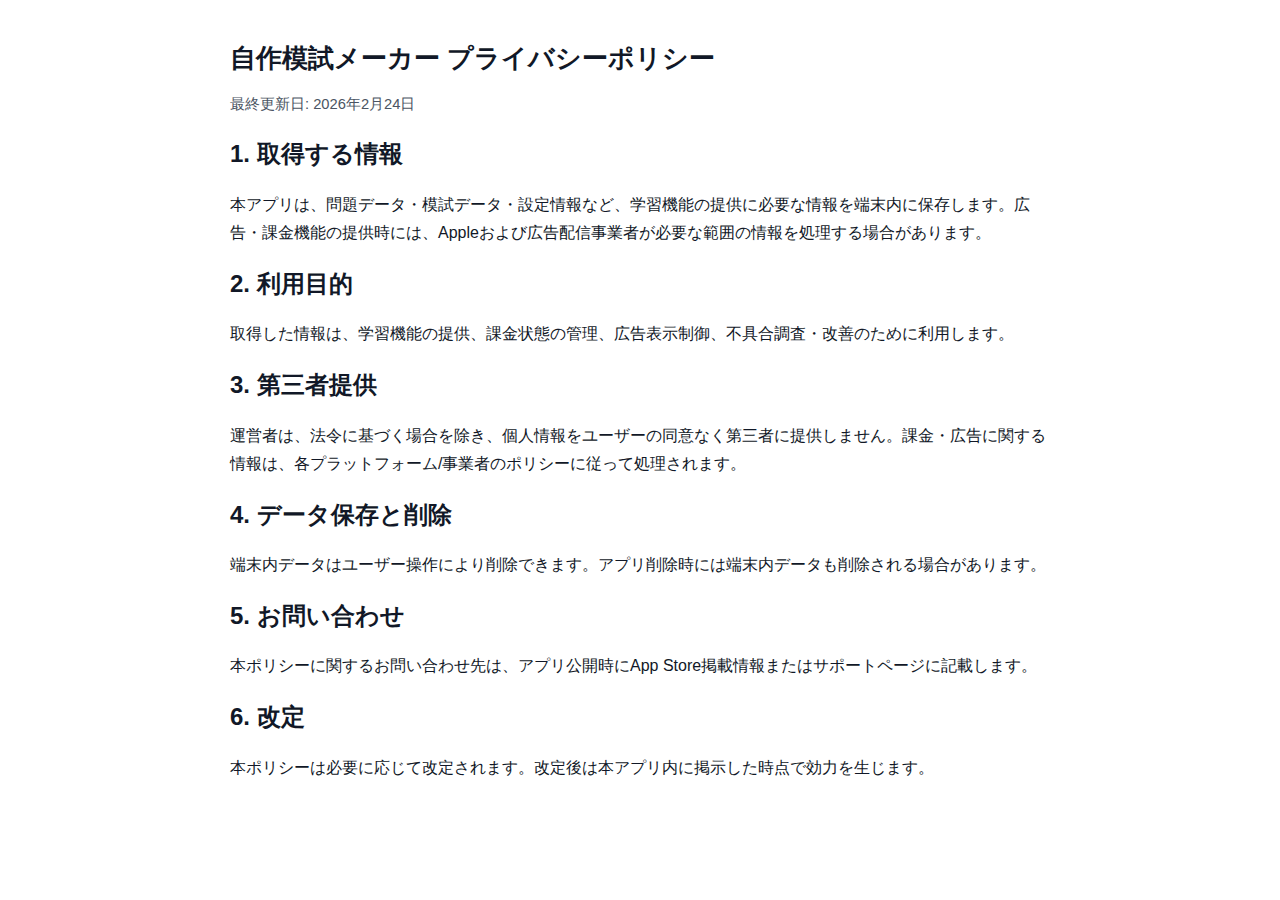
<file: privacy.html>
<!doctype html>
<html lang="ja">
  <head>
    <meta charset="UTF-8" />
    <meta name="viewport" content="width=device-width, initial-scale=1" />
    <title>プライバシーポリシー | 自作模試メーカー</title>
    <style>
      body { max-width: 820px; margin: 0 auto; padding: 24px 16px 40px; font-family: "Hiragino Sans", "Yu Gothic UI", "Meiryo", sans-serif; line-height: 1.75; color: #111827; }
      h1, h2 { line-height: 1.4; }
      h1 { font-size: 1.6rem; margin-bottom: 0.3rem; }
      .muted { color: #4b5563; font-size: 0.92rem; }
    </style>
  </head>
  <body>
    <h1>自作模試メーカー プライバシーポリシー</h1>
    <p class="muted">最終更新日: 2026年2月24日</p>

    <h2>1. 取得する情報</h2>
    <p>本アプリは、問題データ・模試データ・設定情報など、学習機能の提供に必要な情報を端末内に保存します。広告・課金機能の提供時には、Appleおよび広告配信事業者が必要な範囲の情報を処理する場合があります。</p>

    <h2>2. 利用目的</h2>
    <p>取得した情報は、学習機能の提供、課金状態の管理、広告表示制御、不具合調査・改善のために利用します。</p>

    <h2>3. 第三者提供</h2>
    <p>運営者は、法令に基づく場合を除き、個人情報をユーザーの同意なく第三者に提供しません。課金・広告に関する情報は、各プラットフォーム/事業者のポリシーに従って処理されます。</p>

    <h2>4. データ保存と削除</h2>
    <p>端末内データはユーザー操作により削除できます。アプリ削除時には端末内データも削除される場合があります。</p>

    <h2>5. お問い合わせ</h2>
    <p>本ポリシーに関するお問い合わせ先は、アプリ公開時にApp Store掲載情報またはサポートページに記載します。</p>

    <h2>6. 改定</h2>
    <p>本ポリシーは必要に応じて改定されます。改定後は本アプリ内に掲示した時点で効力を生じます。</p>
  </body>
</html>
</file>
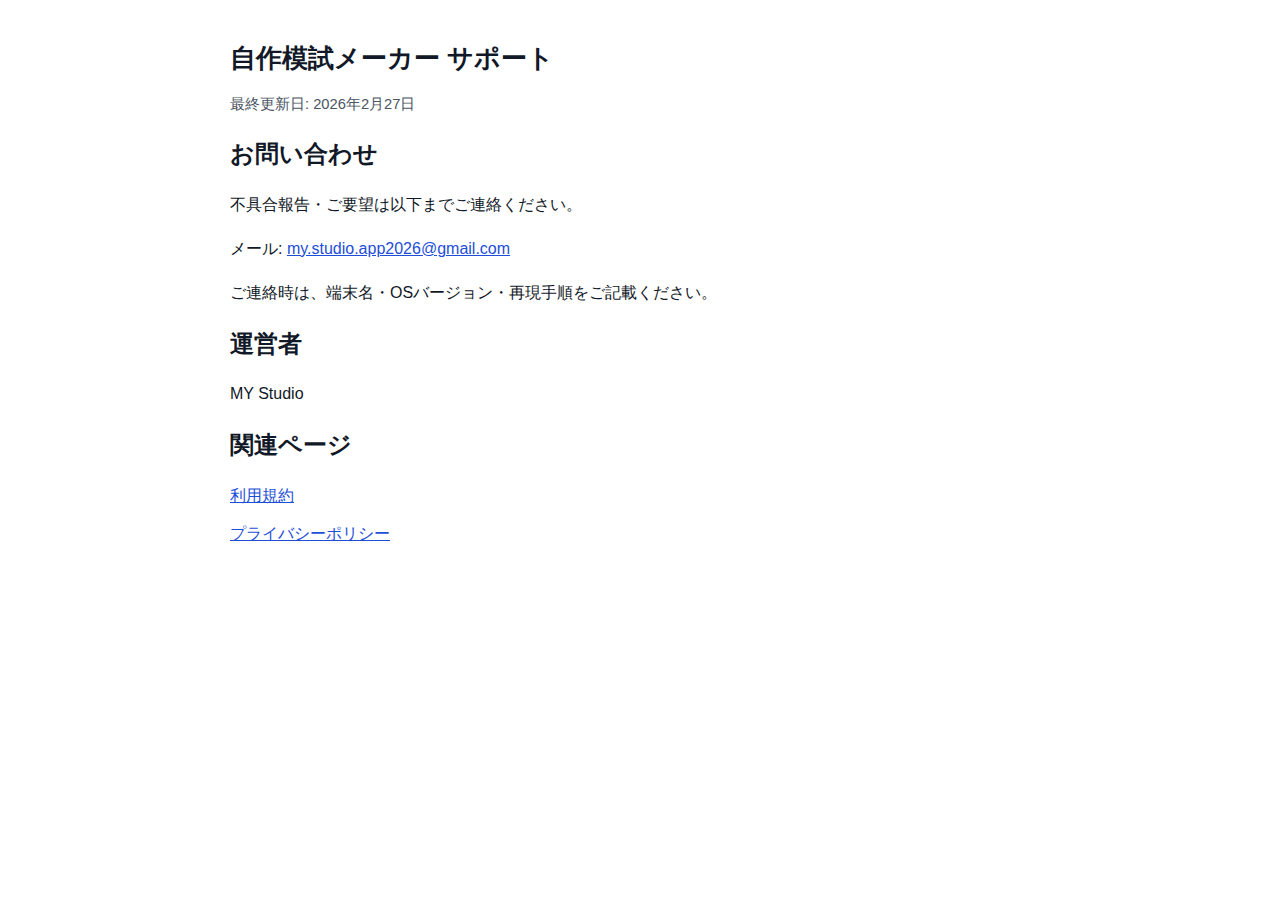
<file: support.html>
<!doctype html>
<html lang="ja">
  <head>
    <meta charset="UTF-8" />
    <meta name="viewport" content="width=device-width, initial-scale=1" />
    <title>サポート | 自作模試メーカー</title>
    <style>
      body {
        max-width: 820px;
        margin: 0 auto;
        padding: 24px 16px 40px;
        font-family: "Hiragino Sans", "Yu Gothic UI", "Meiryo", sans-serif;
        line-height: 1.75;
        color: #111827;
      }
      h1, h2 { line-height: 1.4; }
      h1 { font-size: 1.6rem; margin-bottom: 0.3rem; }
      .muted { color: #4b5563; font-size: 0.92rem; }
      .links { display: grid; gap: 10px; margin-top: 10px; }
      a { color: #1d4ed8; text-decoration: underline; }
    </style>
  </head>
  <body>
    <h1>自作模試メーカー サポート</h1>
    <p class="muted">最終更新日: 2026年2月27日</p>

    <h2>お問い合わせ</h2>
    <p>不具合報告・ご要望は以下までご連絡ください。</p>
    <p>メール: <a href="mailto:my.studio.app2026@gmail.com?subject=%E8%87%AA%E4%BD%9C%E6%A8%A1%E8%A9%A6%E3%83%A1%E3%83%BC%E3%82%AB%E3%83%BC%E3%81%8A%E5%95%8F%E3%81%84%E5%90%88%E3%82%8F%E3%81%9B">my.studio.app2026@gmail.com</a></p>
    <p>ご連絡時は、端末名・OSバージョン・再現手順をご記載ください。</p>

    <h2>運営者</h2>
    <p>MY Studio</p>

    <h2>関連ページ</h2>
    <div class="links">
      <a href="./terms.html">利用規約</a>
      <a href="./privacy.html">プライバシーポリシー</a>
    </div>
  </body>
</html>
</file>
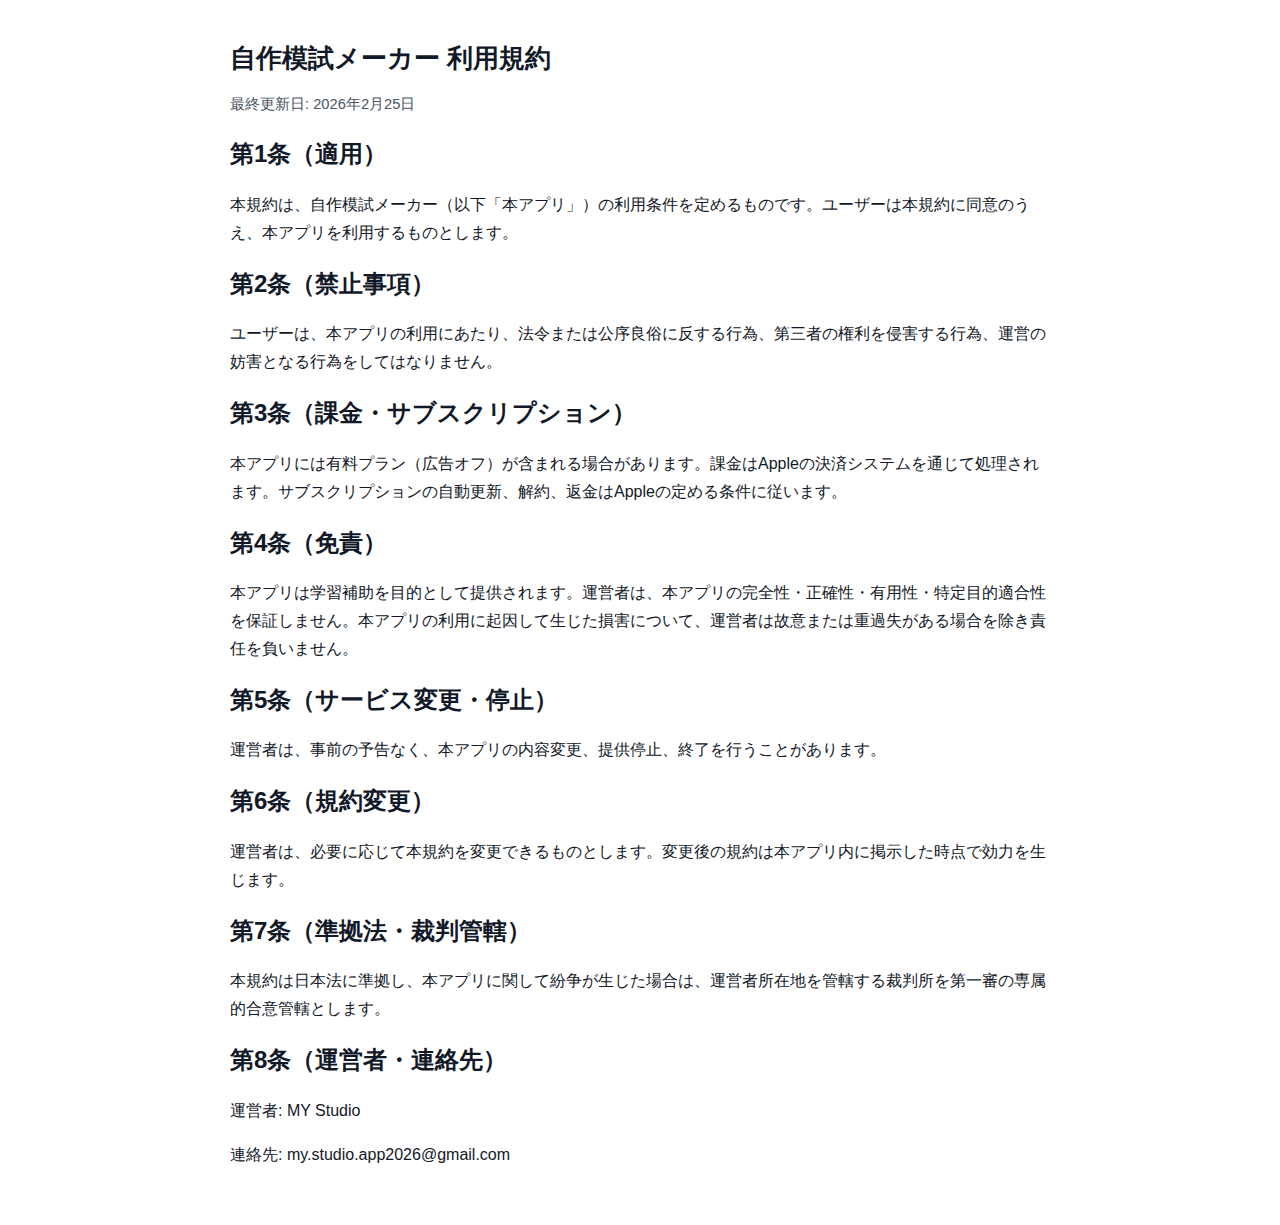
<file: terms.html>
<!doctype html>
<html lang="ja">
  <head>
    <meta charset="UTF-8" />
    <meta name="viewport" content="width=device-width, initial-scale=1" />
    <title>利用規約 | 自作模試メーカー</title>
    <style>
      body { max-width: 820px; margin: 0 auto; padding: 24px 16px 40px; font-family: "Hiragino Sans", "Yu Gothic UI", "Meiryo", sans-serif; line-height: 1.75; color: #111827; }
      h1, h2 { line-height: 1.4; }
      h1 { font-size: 1.6rem; margin-bottom: 0.3rem; }
      .muted { color: #4b5563; font-size: 0.92rem; }
    </style>
  </head>
  <body>
    <h1>自作模試メーカー 利用規約</h1>
    <p class="muted">最終更新日: 2026年2月25日</p>

    <h2>第1条（適用）</h2>
    <p>本規約は、自作模試メーカー（以下「本アプリ」）の利用条件を定めるものです。ユーザーは本規約に同意のうえ、本アプリを利用するものとします。</p>

    <h2>第2条（禁止事項）</h2>
    <p>ユーザーは、本アプリの利用にあたり、法令または公序良俗に反する行為、第三者の権利を侵害する行為、運営の妨害となる行為をしてはなりません。</p>

    <h2>第3条（課金・サブスクリプション）</h2>
    <p>本アプリには有料プラン（広告オフ）が含まれる場合があります。課金はAppleの決済システムを通じて処理されます。サブスクリプションの自動更新、解約、返金はAppleの定める条件に従います。</p>

    <h2>第4条（免責）</h2>
    <p>本アプリは学習補助を目的として提供されます。運営者は、本アプリの完全性・正確性・有用性・特定目的適合性を保証しません。本アプリの利用に起因して生じた損害について、運営者は故意または重過失がある場合を除き責任を負いません。</p>

    <h2>第5条（サービス変更・停止）</h2>
    <p>運営者は、事前の予告なく、本アプリの内容変更、提供停止、終了を行うことがあります。</p>

    <h2>第6条（規約変更）</h2>
    <p>運営者は、必要に応じて本規約を変更できるものとします。変更後の規約は本アプリ内に掲示した時点で効力を生じます。</p>

    <h2>第7条（準拠法・裁判管轄）</h2>
    <p>本規約は日本法に準拠し、本アプリに関して紛争が生じた場合は、運営者所在地を管轄する裁判所を第一審の専属的合意管轄とします。</p>

    <h2>第8条（運営者・連絡先）</h2>
    <p>運営者: MY Studio</p>
    <p>連絡先: my.studio.app2026@gmail.com</p>
  </body>
</html>
</file>
<file: style.css>
:root {
  --bg: #f3ede3;
  --bg-deep: #efe6d8;
  --ink: #111827;
  --panel: rgba(255, 254, 250, 0.88);
  --line: #d8cdb6;
  --main: #0f172a;
  --main-2: #1f2937;
  --danger: #b91c1c;
  --warn: #b45309;
  --success: #14532d;
  --info: #1d4ed8;
  --link: #1d4ed8;
  --muted: #52525b;
  --shadow: 0 20px 40px rgba(15, 23, 42, 0.15);
  --font-body: "Zen Kaku Gothic New", "Hiragino Sans", "Yu Gothic UI", "Meiryo", sans-serif;
  --font-heading: "Shippori Mincho", "Hiragino Mincho ProN", "Yu Mincho", serif;
  --ui-font-size: 16px;
  --space-xs: 6px;
  --space-sm: 10px;
  --space-md: 14px;
  --space-lg: 18px;
}

* {
  box-sizing: border-box;
}

html,
body {
  margin: 0;
  min-height: 100%;
}

body {
  position: relative;
  font-size: var(--ui-font-size);
  color: var(--ink);
  font-family: var(--font-body);
  background:
    radial-gradient(circle at 5% 15%, rgba(255, 174, 103, 0.36), transparent 24%),
    radial-gradient(circle at 94% 10%, rgba(15, 118, 110, 0.2), transparent 28%),
    linear-gradient(164deg, var(--bg) 0%, #faf5ec 46%, #f4eee3 100%);
}

body.high-contrast {
  --bg: #ffffff;
  --bg-deep: #ffffff;
  --ink: #000000;
  --panel: #ffffff;
  --line: #111111;
  --main: #0034cc;
  --main-2: #0055ff;
  --muted: #111111;
  --danger: #b00020;
  --warn: #8a4b00;
  --success: #006600;
  --info: #0034cc;
  background: #ffffff;
}

body[data-font-size="small"] {
  --ui-font-size: 14px;
}

body[data-font-size="medium"] {
  --ui-font-size: 16px;
}

body[data-font-size="large"] {
  --ui-font-size: 18px;
}

.srOnly {
  position: absolute;
  width: 1px;
  height: 1px;
  padding: 0;
  margin: -1px;
  overflow: hidden;
  clip: rect(0, 0, 0, 0);
  white-space: nowrap;
  border: 0;
}

.backdrop {
  position: fixed;
  inset: 0;
  pointer-events: none;
  background:
    radial-gradient(circle at 95% 5%, rgba(255, 130, 80, 0.2), transparent 30%),
    radial-gradient(circle at 8% 22%, rgba(15, 118, 110, 0.15), transparent 28%),
    radial-gradient(circle at 65% 100%, rgba(252, 211, 77, 0.18), transparent 38%);
}

.topbar,
.statusGrid,
.tabs,
main {
  position: relative;
  z-index: 1;
}

.topbar {
  margin: 16px 12px 10px;
  padding: 14px 16px;
  border: 1px solid rgba(255, 255, 255, 0.3);
  border-radius: 22px;
  background: linear-gradient(122deg, #111827 0%, #0f172a 45%, #1f2937 100%);
  color: #f8fafc;
  display: flex;
  justify-content: space-between;
  align-items: flex-start;
  gap: 12px;
  box-shadow: var(--shadow);
}

.brandBlock {
  display: flex;
  align-items: flex-start;
  gap: 12px;
}

.brandText {
  display: grid;
  gap: 0;
}

.brandEmblem {
  width: 46px;
  height: 46px;
  border-radius: 12px;
  border: 1px solid rgba(248, 250, 252, 0.55);
  background: linear-gradient(180deg, rgba(255, 255, 255, 0.18), rgba(255, 255, 255, 0.08));
  color: #f8f5ee;
  display: grid;
  place-items: center;
  box-shadow: inset 0 0 0 1px rgba(248, 250, 252, 0.16);
}

.brandEmblem svg {
  width: 32px;
  height: 32px;
}

.topbarActions {
  display: flex;
  gap: 8px;
  align-items: center;
}

.topbarActions button {
  width: auto;
}

.iconBtn {
  width: 44px !important;
  min-width: 44px;
  height: 44px;
  padding: 8px;
  display: grid;
  place-items: center;
}

.iconBtn svg {
  width: 20px;
  height: 20px;
}

.eyebrow {
  margin: 0 0 6px;
  letter-spacing: 0.11em;
  font-size: 11px;
  color: #fbbf24;
}

.topbar h1 {
  margin: 0;
  font-size: 23px;
  font-family: var(--font-heading);
  font-weight: 700;
  letter-spacing: 0.03em;
}

.saveStateText {
  margin: 6px 0 0;
  font-size: 12px;
  color: #dbeafe;
}

.dailyQuote {
  margin: 6px 0 0;
  font-size: 12px;
  line-height: 1.45;
  color: #e5e7eb;
}

.statusGrid {
  margin: 0 12px 10px;
  display: grid;
  grid-template-columns: repeat(3, minmax(0, 1fr));
  gap: 8px;
}

.statusCard {
  background: color-mix(in hsl, var(--panel), white 35%);
  border: 1px solid var(--line);
  border-radius: 14px;
  padding: 10px 12px;
  box-shadow: 0 6px 18px rgba(15, 23, 42, 0.07);
}

.statusCard p {
  margin: 0;
  font-size: 12px;
  color: var(--muted);
}

.statusCard strong {
  display: block;
  margin-top: 4px;
  font-size: 18px;
}

.tabs {
  margin: 0 12px;
  display: grid;
  grid-template-columns: repeat(5, 1fr);
  gap: 6px;
}

.uxGuide {
  margin: 10px 12px 0;
  padding: 10px 12px;
  border: 1px solid #decfb4;
  border-left: 5px solid #b91c1c;
  border-radius: 12px;
  background: linear-gradient(180deg, #fffaf2 0%, #f7efe0 100%);
  color: #3f3a34;
  font-size: 13px;
  line-height: 1.5;
}

.adBanner {
  margin: 10px 12px 0;
  padding: 10px 12px;
  border: 1px dashed #c7d2e2;
  border-radius: 12px;
  background: #f8fafc;
}

.adLabel {
  margin: 0 0 4px;
  font-size: 11px;
  color: #334155;
  font-weight: 700;
  letter-spacing: 0.04em;
}

.toastContainer {
  position: fixed;
  right: 12px;
  bottom: 12px;
  z-index: 50;
  display: grid;
  gap: 8px;
  max-width: min(92vw, 360px);
}

.toast {
  border-radius: 12px;
  padding: 10px 12px;
  color: #fff;
  display: flex;
  align-items: center;
  justify-content: space-between;
  gap: 10px;
  box-shadow: 0 10px 24px rgba(15, 23, 42, 0.2);
  animation: fadeIn 0.16s ease;
}

.toastAction {
  width: auto;
  min-width: 78px;
  padding: 6px 10px;
  border-radius: 999px;
  border: 1px solid rgba(255, 255, 255, 0.65);
  background: rgba(255, 255, 255, 0.2);
  color: #fff;
  font-size: 12px;
  font-weight: 700;
}

.toastAction:hover {
  transform: none;
  box-shadow: none;
  background: rgba(255, 255, 255, 0.3);
}

.toast.info {
  background: var(--info);
}

.toast.success {
  background: var(--success);
}

.toast.warn {
  background: var(--warn);
}

.toast.error {
  background: var(--danger);
}

@keyframes fadeIn {
  from {
    opacity: 0;
    transform: translateY(6px);
  }
  to {
    opacity: 1;
    transform: translateY(0);
  }
}

@keyframes spin {
  to {
    transform: rotate(360deg);
  }
}

.modal {
  position: fixed;
  inset: 0;
  z-index: 60;
  background: rgba(15, 23, 42, 0.46);
  display: grid;
  place-items: center;
  padding: 16px;
}

#optionPickerModal {
  z-index: 80;
}

#settingsModal {
  z-index: 70;
}

.modalCard {
  position: relative;
  width: min(92vw, 420px);
  background: #fff;
  border: 1px solid var(--line);
  border-radius: 14px;
  padding: 14px;
}

.modalCloseTop {
  position: absolute;
  top: 8px;
  right: 8px;
  width: 36px;
  min-width: 36px;
  height: 36px;
  min-height: 36px;
  padding: 0;
  border-radius: 10px;
  font-size: 20px;
  line-height: 1;
}

#settingsModal .modalCard {
  width: min(94vw, 560px);
  max-height: min(84vh, 760px);
  overflow: auto;
}

.settingsGroup {
  border: 1px solid var(--line);
  border-radius: 12px;
  padding: 10px;
  margin-bottom: 10px;
  background: rgba(255, 255, 255, 0.85);
}

.settingsGroupTitle {
  margin: 0 0 6px;
  font-size: 13px;
  color: var(--muted);
  font-weight: 700;
}

#dangerConfirmText {
  white-space: pre-wrap;
}

.dangerConfirmList {
  margin: 8px 0 0;
  padding-left: 22px;
  max-height: min(34vh, 220px);
  overflow: auto;
  color: #334155;
  display: grid;
  gap: 4px;
}

.shareQrImage {
  display: block;
  width: min(72vw, 220px);
  height: auto;
  margin: 10px auto 0;
  border: 1px solid var(--line);
  border-radius: 8px;
  background: #fff;
  padding: 6px;
  cursor: zoom-in;
}

.qrImageButton {
  width: auto;
  justify-self: center;
  border: 0;
  background: transparent;
  padding: 0;
}

.qrImageButton:hover {
  transform: none;
  box-shadow: none;
}

.shareSubTabs {
  display: grid;
  grid-template-columns: 1fr 1fr;
  gap: 8px;
  margin: 8px 0 10px;
}

.shareView {
  display: none;
}

.shareView.active {
  display: grid;
  gap: 8px;
}

.fieldHint {
  margin: 0;
  font-size: 12px;
}

.fieldHint.error {
  color: var(--danger);
}

.fieldHint.ok {
  color: var(--success);
}

.qrFullscreenCard {
  width: min(94vw, 560px);
  background: #fff;
  border: 1px solid var(--line);
  border-radius: 14px;
  padding: 12px;
  display: grid;
  gap: 10px;
}

.qrFullscreenImage {
  width: min(88vw, 520px);
  height: auto;
  display: block;
  margin: 0 auto;
  border: 1px solid var(--line);
  border-radius: 10px;
  background: #fff;
  padding: 8px;
}

.tab {
  border: 1px solid var(--line);
  border-radius: 14px;
  padding: 8px 6px;
  background: rgba(255, 252, 246, 0.84);
  color: var(--ink);
  font-weight: 700;
  letter-spacing: 0.02em;
  display: grid;
  justify-items: center;
  align-content: center;
  gap: 2px;
  transition: transform 0.12s ease, box-shadow 0.12s ease;
}

.tab:hover {
  transform: translateY(-1px);
  box-shadow: 0 7px 16px rgba(15, 23, 42, 0.12);
}

.tab.active {
  border-color: #111827;
  background: linear-gradient(180deg, #1f2937, #111827);
  color: #f8f5ee;
}

.tab.active .tabLabel::after {
  content: "";
  font-weight: 800;
}

.tabIcon {
  width: 20px;
  height: 20px;
  display: grid;
  place-items: center;
  font-size: 11px;
  line-height: 1;
}

.tabIcon svg {
  width: 18px;
  height: 18px;
  stroke: currentColor;
}

.tabLabel {
  font-size: 12px;
  line-height: 1.1;
}

.segTabs,
.editorSubTabs {
  display: grid;
  grid-template-columns: repeat(2, 1fr);
  gap: 8px;
}

.segTab,
.editorSubTab {
  border-radius: 11px;
  border: 1px solid var(--line);
  background: #ffffff;
  color: var(--ink);
  font-weight: 700;
}

.segTab.active,
.editorSubTab.active {
  border-color: #111827;
  background: #efe7da;
  color: #111827;
}

.segTab.active::after {
  content: " ✓";
}

.editorView {
  display: none;
  gap: 12px;
}

.editorView.active {
  display: grid;
}

main {
  max-width: 980px;
  margin: 0 auto;
  padding: var(--space-md);
}

.panel {
  display: none;
  gap: var(--space-md);
  animation: rise 0.18s ease;
}

@keyframes rise {
  from {
    opacity: 0;
    transform: translateY(4px);
  }
  to {
    opacity: 1;
    transform: translateY(0);
  }
}

.panel.active {
  display: grid;
}

.homePrimaryActions {
  display: grid;
  grid-template-columns: repeat(2, minmax(0, 1fr));
  gap: 8px;
}

.homeGrid {
  display: grid;
  gap: 14px;
  grid-template-columns: repeat(2, minmax(0, 1fr));
}

.homeHeroCard {
  border-color: #c8b59b;
  background:
    linear-gradient(120deg, rgba(17, 24, 39, 0.03), rgba(15, 23, 42, 0)),
    linear-gradient(180deg, rgba(255, 255, 255, 0.75), rgba(255, 255, 255, 0.68)),
    linear-gradient(166deg, rgba(255, 255, 255, 0.98), var(--panel));
}

.homeMainCta {
  min-height: 50px;
  font-size: 1.02rem;
  font-weight: 800;
  letter-spacing: 0.03em;
  box-shadow: 0 12px 24px rgba(15, 23, 42, 0.2);
}

.homePrimaryActions .ghost {
  background: #fffdf8;
  border-color: #cbbca1;
  font-weight: 700;
}

.homePrimaryActions .ghost:hover {
  box-shadow: 0 8px 16px rgba(15, 23, 42, 0.12);
}

.homeGrid .card h3 {
  margin-top: 0;
  margin-bottom: 10px;
  font-size: 16px;
}

.homeStatsList,
.homeRecentList {
  list-style: none;
  margin: 0;
  padding: 0;
}

.homeStatsList {
  display: grid;
  gap: 8px;
}

.homeStatsList li {
  display: flex;
  justify-content: space-between;
  align-items: baseline;
  border-bottom: 1px solid var(--line);
  padding-bottom: 8px;
}

.homeStatsList li:last-child {
  border-bottom: 0;
}

.homeStatsList li span {
  font-size: 12px;
  color: var(--muted);
}

.homeStatsList li strong {
  font-size: 20px;
  letter-spacing: 0.01em;
}

.homeRecentList {
  display: grid;
  gap: 10px;
}

.homeRecentList li {
  display: flex;
  justify-content: space-between;
  align-items: flex-start;
  gap: 8px;
  border: 1px solid var(--line);
  border-radius: 10px;
  background: #fff;
  padding: 10px;
}

.homeRecentList li p {
  margin: 5px 0 0;
  font-size: 11px;
  line-height: 1.45;
}

.homeRecentList li strong {
  font-size: 14px;
}

.homeRecentList li .ghost {
  width: auto;
  min-width: 72px;
  padding: 8px 11px;
}

.card {
  background:
    linear-gradient(180deg, rgba(255, 255, 255, 0.66), rgba(255, 255, 255, 0.66)),
    linear-gradient(166deg, rgba(255, 255, 255, 0.96), var(--panel));
  border: 1px solid var(--line);
  border-radius: 18px;
  padding: var(--space-md);
  box-shadow: 0 12px 24px rgba(15, 23, 42, 0.1);
  backdrop-filter: blur(8px);
}

h2 {
  margin: 0 0 var(--space-sm);
  font-size: 18px;
  font-family: var(--font-heading);
  font-weight: 700;
  letter-spacing: 0.03em;
}

h3 {
  margin: var(--space-lg) 0 var(--space-sm);
  font-family: var(--font-heading);
  font-weight: 700;
  letter-spacing: 0.02em;
}

label {
  display: block;
  margin: 8px 0 4px;
  font-size: 0.875rem;
  color: var(--muted);
}

textarea,
input,
select,
button {
  width: 100%;
  border: 1px solid var(--line);
  border-radius: 12px;
  padding: 11px;
  font-size: 1rem;
  background: rgba(255, 255, 255, 0.96);
}

select {
  appearance: none;
  -webkit-appearance: none;
  -moz-appearance: none;
  padding-right: 38px;
  background-image:
    linear-gradient(45deg, transparent 50%, #475569 50%),
    linear-gradient(135deg, #475569 50%, transparent 50%),
    linear-gradient(180deg, rgba(226, 232, 240, 0.75), rgba(226, 232, 240, 0.75));
  background-position:
    calc(100% - 18px) calc(50% + 1px),
    calc(100% - 12px) calc(50% + 1px),
    calc(100% - 32px) 50%;
  background-size: 6px 6px, 6px 6px, 1px 20px;
  background-repeat: no-repeat;
}

select:hover {
  border-color: #98cad0;
  box-shadow: 0 4px 12px rgba(15, 23, 42, 0.08);
}

.hiddenNativeSelect {
  display: none !important;
}

.selectLikeBtn {
  text-align: left;
  display: flex;
  justify-content: space-between;
  align-items: center;
  gap: 8px;
}

.selectLikeBtn::after {
  content: "▾";
  color: #475569;
  font-size: 14px;
}

.optionPickerList {
  display: grid;
  gap: 8px;
}

.optionPickerItem {
  text-align: left;
  white-space: normal;
}

.optionPickerItem.active {
  border-color: #111827;
  background: #efe7da;
  color: #111827;
}

@media (pointer: coarse) {
  textarea,
  input,
  select,
  button {
    min-height: 44px;
  }
}

textarea:focus,
input:focus,
select:focus {
  outline: 2px solid rgba(13, 148, 136, 0.25);
  border-color: #0f766e;
}

button {
  background: linear-gradient(100deg, var(--main), var(--main-2));
  color: #f8f5ee;
  border-color: #0b1220;
  font-weight: 700;
  letter-spacing: 0.02em;
  transition: transform 0.12s ease, box-shadow 0.12s ease, opacity 0.12s ease;
}

button:hover {
  transform: translateY(-1px);
  box-shadow: 0 9px 18px rgba(15, 23, 42, 0.26);
}

button:active {
  transform: translateY(0) scale(0.99);
  box-shadow: 0 4px 10px rgba(15, 23, 42, 0.2);
}

button:disabled {
  opacity: 0.65;
  box-shadow: none;
  transform: none;
}

button.isBusy {
  opacity: 0.72;
  cursor: wait;
}

button.isBusy::before {
  content: "";
  width: 0.9em;
  height: 0.9em;
  margin-right: 0.45em;
  border-radius: 999px;
  border: 2px solid currentColor;
  border-right-color: transparent;
  display: inline-block;
  vertical-align: -0.1em;
  animation: spin 0.8s linear infinite;
}

button.ghost {
  background: #fbf6ee;
  color: var(--ink);
  border-color: #c9bda4;
}

a.ghost {
  display: inline-flex;
  align-items: center;
  justify-content: center;
  width: 100%;
  min-height: 44px;
  border: 1px solid #c9bda4;
  border-radius: 12px;
  padding: 11px;
  background: #fbf6ee;
  color: var(--ink);
  font-weight: 700;
  text-decoration: none;
}

a.ghost:hover {
  transform: translateY(-1px);
  box-shadow: 0 9px 18px rgba(15, 23, 42, 0.12);
}

.qrImageButton.ghost {
  background: transparent;
  border-color: transparent;
  padding: 0;
}

button.ghost.active {
  border-color: #111827;
  background: #ece5d8;
  color: #111827;
}

.fileBtn {
  display: inline-flex;
  justify-content: center;
  align-items: center;
  cursor: pointer;
}

.fileBtn input {
  display: none;
}

button.danger {
  background: linear-gradient(90deg, #dc2626, #b91c1c);
  border-color: #991b1b;
}

.row {
  display: grid;
  grid-template-columns: 1fr 120px;
  gap: 8px;
}

.genreAddRow {
  display: grid;
  grid-template-columns: 1fr auto;
  gap: 8px;
  margin-bottom: 10px;
}

.genreChips {
  display: flex;
  flex-wrap: wrap;
  gap: 8px;
  margin-bottom: 6px;
}

.genreBtn,
.examGenreBtn {
  width: auto;
  padding: 8px 12px;
  border-radius: 999px;
  border: 1px solid var(--line);
  background: #fff;
  color: var(--ink);
}

.genreBtn.active,
.examGenreBtn.active {
  border-color: #111827;
  background: #efe7da;
  color: #111827;
}

.genreBtn.active::after,
.examGenreBtn.active::after {
  content: " ✓";
}

.choiceGrid {
  display: grid;
  grid-template-columns: 1fr;
  gap: 8px;
}

.actions {
  display: grid;
  gap: 8px;
  margin-top: 12px;
}

.actions.twoCol {
  grid-template-columns: repeat(2, 1fr);
}

.actions.threeCol {
  grid-template-columns: repeat(3, 1fr);
}

.actions.fourCol {
  grid-template-columns: repeat(2, 1fr);
}

.actions.listActions {
  grid-template-columns: repeat(5, 1fr);
}

.hidden {
  display: none !important;
}

#questionList {
  margin: 0;
  padding: 0;
  list-style: none;
  display: grid;
  gap: 8px;
}

#questionList li {
  border: 1px solid var(--line);
  border-radius: 12px;
  padding: 10px;
  background: rgba(255, 255, 255, 0.94);
  transition: border-color 0.12s ease, box-shadow 0.12s ease;
}

#questionList li:hover {
  border-color: #8ec8cf;
  box-shadow: 0 8px 18px rgba(15, 23, 42, 0.08);
}

.listMeta {
  display: flex;
  gap: 6px;
  flex-wrap: wrap;
  margin-bottom: 6px;
}

.chip {
  display: inline-flex;
  align-items: center;
  border-radius: 999px;
  border: 1px solid #d6c8ac;
  background: #f9f2e6;
  color: #312d27;
  font-size: 12px;
  padding: 2px 8px;
}

.chipOk {
  border-color: #16a34a;
  color: #166534;
  background: #ecfdf5;
}

.chipPending {
  border-color: #f59e0b;
  color: #92400e;
  background: #fffbeb;
}

.muted {
  color: var(--muted);
  font-size: 0.8125rem;
}

.builderQuickActions {
  display: grid;
  gap: 8px;
  margin: 8px 0;
}

.examCreateRow {
  display: grid;
  grid-template-columns: 1fr auto;
  gap: 8px;
  margin: 8px 0;
}

.examHeadRow {
  display: flex;
  justify-content: space-between;
  align-items: flex-end;
  gap: 10px;
}

.examHeadRow button {
  width: auto;
  min-width: 120px;
}

.examHeadActions {
  display: flex;
  gap: 8px;
  align-items: center;
}

.examFilterRow {
  display: grid;
  grid-template-columns: 1fr 240px;
  gap: 8px;
}

.examList {
  list-style: none;
  margin: 10px 0 0;
  padding: 0;
  display: grid;
  gap: 8px;
}

.examCard {
  border: 1px solid var(--line);
  border-radius: 12px;
  padding: 10px;
  background: rgba(255, 255, 255, 0.94);
  display: grid;
  gap: 8px;
  transition: border-color 0.14s ease, transform 0.14s ease;
}

.examCard:hover {
  transform: translateY(-1px);
  border-color: #98cad0;
}

.examCard.active {
  border-color: #111827;
  box-shadow: inset 0 0 0 1px rgba(17, 24, 39, 0.22);
}

.examCardTop {
  display: flex;
  justify-content: space-between;
  gap: 8px;
  align-items: center;
}

.examMeta {
  font-size: 12px;
  color: var(--muted);
}

.examActions {
  display: grid;
  grid-template-columns: repeat(5, 1fr);
  gap: 8px;
}

#examListView,
#examBuilderView {
  display: grid;
  gap: 10px;
}

.examBuilderGrid {
  display: grid;
  gap: 14px;
}

#toggleGenreQuestionListBtn {
  width: auto;
  justify-self: start;
}

.examStepIndicator {
  display: grid;
  grid-template-columns: repeat(3, 1fr);
  gap: 8px;
}

.examStepIndicator span {
  border: 1px solid var(--line);
  border-radius: 999px;
  padding: 6px 10px;
  text-align: center;
  font-size: 12px;
  color: var(--muted);
  background: rgba(255, 255, 255, 0.75);
}

.examStepIndicator span.active {
  border-color: #111827;
  background: #f2e9da;
  color: #111827;
  font-weight: 700;
}

.examStepIndicator span.active::after {
  content: "（現在）";
  margin-left: 4px;
  font-weight: 600;
}

.examSection {
  border: 1px solid var(--line);
  border-radius: 12px;
  padding: 10px;
  background: rgba(255, 255, 255, 0.7);
}

.examSection h3 {
  margin: 0 0 8px;
}

.pickerToggle {
  display: inline-flex;
  align-items: center;
  gap: 8px;
  margin: 2px 0 8px;
  color: var(--ink);
  font-size: 14px;
}

.pickerToggle input {
  width: auto;
  margin: 0;
  padding: 0;
}

.examGenreBtn.allAdded {
  border-color: #155e75;
  background: #e0f2fe;
  color: #0c4a6e;
}

.builderGenreRow {
  display: grid;
  grid-template-columns: 1fr auto;
  gap: 8px;
}

.examQuestionPicker {
  border: 1px solid #dbe3ef;
  border-radius: 10px;
  padding: 8px;
  max-height: 320px;
  overflow: auto;
  background: #fff;
}

.pickerItem {
  display: grid;
  grid-template-columns: auto 1fr;
  gap: 8px;
  align-items: start;
  border-bottom: 1px solid #eef2f7;
  padding: 8px 4px;
}

.pickerItem:last-child {
  border-bottom: 0;
}

.pickerMeta {
  display: flex;
  gap: 6px;
  flex-wrap: wrap;
}

.examTop {
  display: flex;
  justify-content: space-between;
  align-items: center;
  gap: 8px;
}

.examTop button {
  width: auto;
  min-width: 120px;
  white-space: nowrap;
}

#timer {
  padding: 6px 10px;
  border-radius: 10px;
  background: #111827;
  color: #f8f5ee;
  font-size: 20px;
  font-weight: 700;
  min-width: 86px;
  text-align: center;
}

.progressWrap {
  margin-top: 8px;
  height: 10px;
  border-radius: 999px;
  background: #e6ddcb;
  overflow: hidden;
}

#examProgressBar {
  height: 100%;
  width: 0;
  background: linear-gradient(90deg, #1f2937, #111827);
  transition: width 0.18s ease;
}

#rewardedAdProgressBar {
  height: 100%;
  width: 0;
  background: linear-gradient(90deg, #2563eb, #0f766e);
  transition: width 0.18s linear;
}

.examQuestion {
  margin-top: 12px;
  padding: 12px;
  border: 1px dashed #b8ab92;
  border-radius: 14px;
  background: linear-gradient(180deg, #fffdf8, #f8f1e6);
}

.examChoice {
  display: flex;
  align-items: center;
  gap: 8px;
  margin: 6px 0;
  padding: 6px 8px;
  border: 1px solid #e2e8f0;
  border-radius: 10px;
  transition: border-color 0.12s ease, background 0.12s ease;
}

.examChoice:hover {
  border-color: #93c5fd;
  background: #f8fbff;
}

.examSolveActions {
  display: flex;
  justify-content: flex-end;
  gap: 8px;
  margin-top: 10px;
}

.examSolveActions button {
  width: auto;
  min-width: 92px;
}

.memorizeChoices {
  display: grid;
  gap: 8px;
  margin-top: 4px;
}

.memorizeChoice {
  justify-content: center;
  text-align: center;
  white-space: normal;
}

.memorizeChoice.active {
  border-color: #111827;
  background: #ece5d8;
  color: #111827;
}

#resultList {
  margin: 0;
  padding-left: 18px;
  display: grid;
  gap: 8px;
}

#historyList {
  margin: 0;
  padding-left: 18px;
  display: grid;
  gap: 8px;
}

.selfGradeControls {
  display: grid;
  grid-template-columns: repeat(3, 1fr);
  gap: 6px;
  margin: 6px 0;
}

.memorizeList {
  display: grid;
  gap: 10px;
}

.fillAuthorPreview {
  margin-top: 8px;
  padding: 8px 10px;
  border: 1px dashed #c9bda4;
  border-radius: 10px;
  background: #f8f1e6;
}

.fillAuthorBlank {
  color: #0f172a;
  font-weight: 700;
  background: #eadfca;
  border-radius: 6px;
  padding: 0 4px;
}

.fillBlankHint {
  margin-top: 6px;
  color: #475569;
  font-size: 0.85rem;
}

.answerAccent {
  color: #b91c1c;
  font-weight: 700;
}

.billingGrid {
  display: grid;
  gap: 10px;
}

.billingCard {
  border: 1px solid var(--line);
  border-radius: 12px;
  padding: 10px;
  background: rgba(255, 251, 245, 0.86);
}

.billingCardPro {
  border-color: #0f766e;
  background: #f0fdfa;
}

.billingList {
  margin: 8px 0;
  padding-left: 18px;
  display: grid;
  gap: 4px;
}

.billingCompareWrap {
  overflow-x: auto;
}

.billingCompare {
  width: 100%;
  border-collapse: collapse;
  font-size: 13px;
}

.billingCompare th,
.billingCompare td {
  border: 1px solid var(--line);
  padding: 8px;
  text-align: center;
  background: #fff;
}

.billingCompare th:first-child,
.billingCompare td:first-child {
  text-align: left;
}

#proAnalyticsList {
  margin: 8px 0 0;
  padding-left: 18px;
  display: grid;
  gap: 4px;
}

#memorizeResultList {
  margin: 0;
  padding-left: 18px;
  display: grid;
  gap: 8px;
}

#printBtn {
  margin-bottom: 8px;
}

.printSettings {
  display: grid;
  grid-template-columns: 1fr;
  gap: 6px;
  margin: 10px 0 8px;
  padding: 10px;
  border: 1px solid var(--line);
  border-radius: 12px;
  background: rgba(255, 255, 255, 0.7);
}

.printAdvanced {
  margin-top: 10px;
}

.printAdvanced > summary {
  cursor: pointer;
  font-weight: 700;
  color: var(--ink);
  list-style: none;
}

.printAdvanced > summary::-webkit-details-marker {
  display: none;
}

.printAdvanced > summary::before {
  content: "＋ ";
  color: #0f766e;
}

.printAdvanced[open] > summary::before {
  content: "－ ";
}

.printCheck {
  margin: 2px 0;
  display: flex;
  align-items: center;
  gap: 8px;
  font-size: 14px;
  color: var(--ink);
}

.printCheck input[type="checkbox"] {
  width: auto;
  margin: 0;
  padding: 0;
  transform: scale(1.08);
}

.printSettings input[type="checkbox"] {
  width: auto;
  margin: 0;
  padding: 0;
  transform: scale(1.08);
}

.printPreview {
  border: 1px solid var(--line);
  border-radius: 12px;
  background: #f8f3ea;
  padding: 14px;
  display: grid;
  gap: 12px;
}

.printPreviewMeta {
  margin: 0;
}

.print-sheet {
  width: 100%;
  background: #fff;
  color: #000;
  border: 1px solid #d1d5db;
  border-radius: 8px;
  padding: 12mm 10mm 8mm;
}

.print-sheet + .print-sheet {
  margin-top: 10px;
}

.print-sheet h3 {
  text-align: center;
  margin: 0 0 6px;
  font-size: 15px;
  font-weight: 700;
  letter-spacing: 0.08em;
}

.print-meta {
  margin: 0 0 10px;
  font-size: 12px;
}

.print-genre {
  margin: 2px 0 4px;
  font-size: 12px;
  color: #111827;
}

.print-q {
  margin: 0 0 2em;
  break-inside: avoid-page;
  page-break-inside: avoid;
  -webkit-column-break-inside: avoid;
}

.examStyleSheet {
  font-family: "Hiragino Mincho ProN", "Yu Mincho", "Times New Roman", serif;
  line-height: 1.42;
}

.print-head {
  margin: 0 0 6px;
}

.print-body {
  min-height: 0;
}

.print-foot {
  text-align: center;
  margin-top: 8px;
  font-size: 11px;
}

.print-qno {
  margin: 0 0 1px;
  font-weight: 700;
  font-size: 13px;
}

.print-qtext {
  margin: 0 0 2px;
}

.print-qtextCompact {
  margin: 0;
  line-height: 1.25;
}

.print-qnoInline {
  display: inline;
  font-weight: 700;
  margin-right: 0.25em;
}

.print-q-compact {
  margin: 0 0 0.5em;
}

.print-sheet.compact-cols-3 .print-body {
  display: grid;
  grid-template-columns: repeat(3, minmax(0, 1fr));
  gap: 0.35em 1.1em;
  align-content: start;
}

.print-sheet.compact-cols-5 .print-body {
  display: grid;
  grid-template-columns: repeat(5, minmax(0, 1fr));
  gap: 0.3em 0.8em;
  align-content: start;
}

.print-sheet.compact-cols-3 .print-q-compact,
.print-sheet.compact-cols-5 .print-q-compact {
  margin: 0;
  break-inside: avoid;
  page-break-inside: avoid;
}

.print-sheet.compact-cols-3 {
  font-size: 12px;
  line-height: 1.24;
}

.print-sheet.compact-cols-5 {
  font-size: 10px;
  line-height: 1.2;
}

.print-options {
  margin: 0;
  padding-left: 0;
  list-style: none;
  display: grid;
  gap: 1px;
}

.print-options li {
  break-inside: avoid-page;
  page-break-inside: avoid;
  list-style: none;
}

.print-options li::marker {
  content: "";
}

.print-line {
  margin-top: 6px;
  border-bottom: 1px solid #000;
}

.print-line.single {
  height: 24px;
}

.print-line.multi {
  height: 68px;
}

.density-8 {
  font-size: 15px;
  line-height: 1.52;
}

.density-8 .print-q {
  margin-bottom: 2em;
}

.density-10 {
  font-size: 14px;
  line-height: 1.42;
}

.density-12 {
  font-size: 13px;
  line-height: 1.32;
}

.density-12 .print-q {
  margin-bottom: 2em;
}

.density-12 .print-options {
  gap: 0;
}

.density-12 .print-line.single {
  height: 18px;
}

.density-12 .print-line.multi {
  height: 52px;
}

@media (min-width: 900px) {
  .card.full {
    grid-column: 1 / -1;
  }

  .actions.fourCol {
    grid-template-columns: repeat(4, 1fr);
  }

  #editor.active {
    grid-template-columns: 1fr;
  }

  #editor .editorSubTabs,
  #editor .editorView {
    grid-column: 1 / -1;
  }

  #editorQuestionView.active {
    grid-template-columns: minmax(0, 760px);
    justify-content: center;
  }

  .examBuilderGrid {
    grid-template-columns: 1fr 1fr;
    align-items: start;
  }
}

@media (max-width: 560px) {
  main {
    padding: 10px 10px calc(84px + env(safe-area-inset-bottom));
  }

  .topbar {
    margin: 10px 10px 8px;
    padding: 12px;
    border-radius: 14px;
  }

  .topbar h1 {
    font-size: 19px;
  }

  .uxGuide {
    margin: 8px 10px 0;
    font-size: 12px;
    padding: 9px 10px;
  }

  .card {
    border-radius: 14px;
    padding: 12px;
  }

  textarea,
  input,
  select,
  button {
    min-height: 44px;
    font-size: 1rem;
  }

  .tab {
    min-height: 44px;
    font-size: 14px;
  }

  .genreAddRow {
    grid-template-columns: 1fr;
  }

  .statusGrid {
    grid-template-columns: 1fr;
  }

  .builderGenreRow {
    grid-template-columns: 1fr;
  }

  .examCreateRow {
    grid-template-columns: 1fr;
  }

  .examHeadRow {
    flex-direction: column;
    align-items: stretch;
  }

  .examHeadRow button {
    width: 100%;
    min-width: 0;
  }

  .examHeadActions {
    flex-direction: column;
    align-items: stretch;
  }

  .examFilterRow {
    grid-template-columns: 1fr;
  }

  .examActions {
    grid-template-columns: 1fr;
  }

  .actions.threeCol {
    grid-template-columns: 1fr;
  }

  .examBuilderGrid {
    grid-template-columns: 1fr;
  }

  .homePrimaryActions {
    grid-template-columns: 1fr;
  }

  .homeGrid {
    grid-template-columns: 1fr;
  }

  #examSolveView {
    padding-bottom: calc(104px + env(safe-area-inset-bottom));
  }

  .examSolveActions {
    justify-content: flex-end;
    flex-wrap: wrap;
  }

  .tabs {
    position: fixed;
    left: 10px;
    right: 10px;
    bottom: calc(8px + env(safe-area-inset-bottom));
    z-index: 40;
    padding: 6px;
    border: 1px solid rgba(15, 23, 42, 0.14);
    border-radius: 16px;
    background: rgba(255, 255, 255, 0.92);
    backdrop-filter: blur(8px);
    box-shadow: 0 12px 24px rgba(15, 23, 42, 0.18);
    grid-template-columns: repeat(5, 1fr);
    gap: 6px;
  }

  body.exam-solving .tabs {
    display: none;
  }

  .tabs .tab {
    min-height: 46px;
    border-radius: 12px;
    font-size: 11px;
    padding: 8px 4px;
  }

  .tabs .tabIcon {
    width: 20px;
    height: 20px;
    font-size: 10px;
  }

  .examStepIndicator {
    grid-template-columns: 1fr;
  }

  .toastContainer {
    left: 10px;
    right: 10px;
    bottom: calc(10px + env(safe-area-inset-bottom));
    max-width: none;
  }
}

body.simple-ui {
  background: #f8f7f3;
}

body.simple-ui .backdrop {
  display: none;
}

body.simple-ui .topbar {
  background: #fff;
  color: var(--ink);
  border: 1px solid var(--line);
  box-shadow: 0 6px 14px rgba(15, 23, 42, 0.06);
}

body.simple-ui .eyebrow {
  color: var(--muted);
}

body.simple-ui .dailyQuote {
  color: #374151;
}

body.simple-ui .brandEmblem {
  border-color: #94a3b8;
  background: linear-gradient(180deg, #f8fafc, #eef2f7);
  color: #0f172a;
  box-shadow: inset 0 0 0 1px rgba(15, 23, 42, 0.08);
}

body.simple-ui .card {
  background: #fff;
  backdrop-filter: none;
  box-shadow: 0 6px 14px rgba(15, 23, 42, 0.06);
}

@media print {
  html,
  body {
    margin: 0;
    padding: 0;
    background: #fff;
  }

  body > * {
    display: none !important;
  }

  main {
    display: block !important;
    max-width: none;
    margin: 0;
    padding: 0;
  }

  #print {
    display: block !important;
    margin: 0;
    padding: 0;
  }

  #print .card {
    border: 0;
    border-radius: 0;
    box-shadow: none;
    background: #fff;
    padding: 0;
    margin: 0;
  }

  #print .card > h2,
  #print .card > p,
  #print .card > .actions,
  #print .card > .printAdvanced,
  #print .card > .printSettings,
  #print .card > .muted,
  #print .card > button {
    display: none !important;
  }

  #printPreview {
    display: block !important;
    position: static;
    width: 100%;
    border: 0;
    padding: 0;
    margin: 0;
    background: #fff;
    gap: 0;
  }

  .print-sheet {
    border: 0;
    border-radius: 0;
    padding: 0;
    page-break-after: always;
    break-after: page;
  }

  .print-sheet:last-child {
    page-break-after: auto;
    break-after: auto;
  }

  .print-head {
    break-after: avoid-page;
    page-break-after: avoid;
    margin: 0 0 3mm;
  }

  .print-sheet h3 {
    margin: 0 0 2mm;
    font-size: 14px;
  }

  .print-meta {
    margin: 0 0 2mm;
  }

  .print-q {
    orphans: 2;
    widows: 2;
  }

  @page {
    size: A4;
    margin: 14mm 9mm 14mm;
  }
}
</file>
<file: 自作模試メーカー/自作模試メーカー/web/style.css>
:root {
  --bg: #f3ede3;
  --bg-deep: #efe6d8;
  --ink: #111827;
  --panel: rgba(255, 254, 250, 0.88);
  --line: #d8cdb6;
  --main: #0f172a;
  --main-2: #1f2937;
  --danger: #b91c1c;
  --warn: #b45309;
  --success: #14532d;
  --info: #1d4ed8;
  --link: #1d4ed8;
  --muted: #52525b;
  --shadow: 0 20px 40px rgba(15, 23, 42, 0.15);
  --font-body: "Zen Kaku Gothic New", "Hiragino Sans", "Yu Gothic UI", "Meiryo", sans-serif;
  --font-heading: "Shippori Mincho", "Hiragino Mincho ProN", "Yu Mincho", serif;
  --ui-font-size: 16px;
  --space-xs: 6px;
  --space-sm: 10px;
  --space-md: 14px;
  --space-lg: 18px;
}

* {
  box-sizing: border-box;
}

html,
body {
  margin: 0;
  min-height: 100%;
}

body {
  position: relative;
  font-size: var(--ui-font-size);
  color: var(--ink);
  font-family: var(--font-body);
  background:
    radial-gradient(circle at 5% 15%, rgba(255, 174, 103, 0.36), transparent 24%),
    radial-gradient(circle at 94% 10%, rgba(15, 118, 110, 0.2), transparent 28%),
    linear-gradient(164deg, var(--bg) 0%, #faf5ec 46%, #f4eee3 100%);
}

body.high-contrast {
  --bg: #ffffff;
  --bg-deep: #ffffff;
  --ink: #000000;
  --panel: #ffffff;
  --line: #111111;
  --main: #0034cc;
  --main-2: #0055ff;
  --muted: #111111;
  --danger: #b00020;
  --warn: #8a4b00;
  --success: #006600;
  --info: #0034cc;
  background: #ffffff;
}

body[data-font-size="small"] {
  --ui-font-size: 14px;
}

body[data-font-size="medium"] {
  --ui-font-size: 16px;
}

body[data-font-size="large"] {
  --ui-font-size: 18px;
}

.srOnly {
  position: absolute;
  width: 1px;
  height: 1px;
  padding: 0;
  margin: -1px;
  overflow: hidden;
  clip: rect(0, 0, 0, 0);
  white-space: nowrap;
  border: 0;
}

.backdrop {
  position: fixed;
  inset: 0;
  pointer-events: none;
  background:
    radial-gradient(circle at 95% 5%, rgba(255, 130, 80, 0.2), transparent 30%),
    radial-gradient(circle at 8% 22%, rgba(15, 118, 110, 0.15), transparent 28%),
    radial-gradient(circle at 65% 100%, rgba(252, 211, 77, 0.18), transparent 38%);
}

.topbar,
.statusGrid,
.tabs,
main {
  position: relative;
  z-index: 1;
}

.topbar {
  margin: 16px 12px 10px;
  padding: 14px 16px;
  border: 1px solid rgba(255, 255, 255, 0.3);
  border-radius: 22px;
  background: linear-gradient(122deg, #111827 0%, #0f172a 45%, #1f2937 100%);
  color: #f8fafc;
  display: flex;
  justify-content: space-between;
  align-items: flex-start;
  gap: 12px;
  box-shadow: var(--shadow);
}

.brandBlock {
  display: flex;
  align-items: flex-start;
  gap: 12px;
}

.brandText {
  display: grid;
  gap: 0;
}

.brandEmblem {
  width: 46px;
  height: 46px;
  border-radius: 12px;
  border: 1px solid rgba(248, 250, 252, 0.55);
  background: linear-gradient(180deg, rgba(255, 255, 255, 0.18), rgba(255, 255, 255, 0.08));
  color: #f8f5ee;
  display: grid;
  place-items: center;
  box-shadow: inset 0 0 0 1px rgba(248, 250, 252, 0.16);
}

.brandEmblem svg {
  width: 32px;
  height: 32px;
}

.topbarActions {
  display: flex;
  gap: 8px;
  align-items: center;
}

.topbarActions button {
  width: auto;
}

.iconBtn {
  width: 44px !important;
  min-width: 44px;
  height: 44px;
  padding: 8px;
  display: grid;
  place-items: center;
}

.iconBtn svg {
  width: 20px;
  height: 20px;
}

.eyebrow {
  margin: 0 0 6px;
  letter-spacing: 0.11em;
  font-size: 11px;
  color: #fbbf24;
}

.topbar h1 {
  margin: 0;
  font-size: 23px;
  font-family: var(--font-heading);
  font-weight: 700;
  letter-spacing: 0.03em;
}

.saveStateText {
  margin: 6px 0 0;
  font-size: 12px;
  color: #dbeafe;
}

.dailyQuote {
  margin: 6px 0 0;
  font-size: 12px;
  line-height: 1.45;
  color: #e5e7eb;
}

.statusGrid {
  margin: 0 12px 10px;
  display: grid;
  grid-template-columns: repeat(3, minmax(0, 1fr));
  gap: 8px;
}

.statusCard {
  background: color-mix(in hsl, var(--panel), white 35%);
  border: 1px solid var(--line);
  border-radius: 14px;
  padding: 10px 12px;
  box-shadow: 0 6px 18px rgba(15, 23, 42, 0.07);
}

.statusCard p {
  margin: 0;
  font-size: 12px;
  color: var(--muted);
}

.statusCard strong {
  display: block;
  margin-top: 4px;
  font-size: 18px;
}

.tabs {
  margin: 0 12px;
  display: grid;
  grid-template-columns: repeat(5, 1fr);
  gap: 6px;
}

.uxGuide {
  margin: 10px 12px 0;
  padding: 10px 12px;
  border: 1px solid #decfb4;
  border-left: 5px solid #b91c1c;
  border-radius: 12px;
  background: linear-gradient(180deg, #fffaf2 0%, #f7efe0 100%);
  color: #3f3a34;
  font-size: 13px;
  line-height: 1.5;
}

.adBanner {
  margin: 10px 12px 0;
  padding: 10px 12px;
  border: 1px dashed #c7d2e2;
  border-radius: 12px;
  background: #f8fafc;
}

.adLabel {
  margin: 0 0 4px;
  font-size: 11px;
  color: #334155;
  font-weight: 700;
  letter-spacing: 0.04em;
}

.toastContainer {
  position: fixed;
  right: 12px;
  bottom: 12px;
  z-index: 50;
  display: grid;
  gap: 8px;
  max-width: min(92vw, 360px);
}

.toast {
  border-radius: 12px;
  padding: 10px 12px;
  color: #fff;
  display: flex;
  align-items: center;
  justify-content: space-between;
  gap: 10px;
  box-shadow: 0 10px 24px rgba(15, 23, 42, 0.2);
  animation: fadeIn 0.16s ease;
}

.toastAction {
  width: auto;
  min-width: 78px;
  padding: 6px 10px;
  border-radius: 999px;
  border: 1px solid rgba(255, 255, 255, 0.65);
  background: rgba(255, 255, 255, 0.2);
  color: #fff;
  font-size: 12px;
  font-weight: 700;
}

.toastAction:hover {
  transform: none;
  box-shadow: none;
  background: rgba(255, 255, 255, 0.3);
}

.toast.info {
  background: var(--info);
}

.toast.success {
  background: var(--success);
}

.toast.warn {
  background: var(--warn);
}

.toast.error {
  background: var(--danger);
}

@keyframes fadeIn {
  from {
    opacity: 0;
    transform: translateY(6px);
  }
  to {
    opacity: 1;
    transform: translateY(0);
  }
}

@keyframes spin {
  to {
    transform: rotate(360deg);
  }
}

.modal {
  position: fixed;
  inset: 0;
  z-index: 60;
  background: rgba(15, 23, 42, 0.46);
  display: grid;
  place-items: center;
  padding: 16px;
}

#optionPickerModal {
  z-index: 80;
}

#settingsModal {
  z-index: 70;
}

.modalCard {
  position: relative;
  width: min(92vw, 420px);
  background: #fff;
  border: 1px solid var(--line);
  border-radius: 14px;
  padding: 14px;
}

.modalCloseTop {
  position: absolute;
  top: 8px;
  right: 8px;
  width: 36px;
  min-width: 36px;
  height: 36px;
  min-height: 36px;
  padding: 0;
  border-radius: 10px;
  font-size: 20px;
  line-height: 1;
}

#settingsModal .modalCard {
  width: min(94vw, 560px);
  max-height: min(84vh, 760px);
  overflow: auto;
}

.settingsGroup {
  border: 1px solid var(--line);
  border-radius: 12px;
  padding: 10px;
  margin-bottom: 10px;
  background: rgba(255, 255, 255, 0.85);
}

.settingsGroupTitle {
  margin: 0 0 6px;
  font-size: 13px;
  color: var(--muted);
  font-weight: 700;
}

#dangerConfirmText {
  white-space: pre-wrap;
}

.dangerConfirmList {
  margin: 8px 0 0;
  padding-left: 22px;
  max-height: min(34vh, 220px);
  overflow: auto;
  color: #334155;
  display: grid;
  gap: 4px;
}

.shareQrImage {
  display: block;
  width: min(72vw, 220px);
  height: auto;
  margin: 10px auto 0;
  border: 1px solid var(--line);
  border-radius: 8px;
  background: #fff;
  padding: 6px;
  cursor: zoom-in;
}

.qrImageButton {
  width: auto;
  justify-self: center;
  border: 0;
  background: transparent;
  padding: 0;
}

.qrImageButton:hover {
  transform: none;
  box-shadow: none;
}

.shareSubTabs {
  display: grid;
  grid-template-columns: 1fr 1fr;
  gap: 8px;
  margin: 8px 0 10px;
}

.shareView {
  display: none;
}

.shareView.active {
  display: grid;
  gap: 8px;
}

.fieldHint {
  margin: 0;
  font-size: 12px;
}

.fieldHint.error {
  color: var(--danger);
}

.fieldHint.ok {
  color: var(--success);
}

.qrFullscreenCard {
  width: min(94vw, 560px);
  background: #fff;
  border: 1px solid var(--line);
  border-radius: 14px;
  padding: 12px;
  display: grid;
  gap: 10px;
}

.qrFullscreenImage {
  width: min(88vw, 520px);
  height: auto;
  display: block;
  margin: 0 auto;
  border: 1px solid var(--line);
  border-radius: 10px;
  background: #fff;
  padding: 8px;
}

.tab {
  border: 1px solid var(--line);
  border-radius: 14px;
  padding: 8px 6px;
  background: rgba(255, 252, 246, 0.84);
  color: var(--ink);
  font-weight: 700;
  letter-spacing: 0.02em;
  display: grid;
  justify-items: center;
  align-content: center;
  gap: 2px;
  transition: transform 0.12s ease, box-shadow 0.12s ease;
}

.tab:hover {
  transform: translateY(-1px);
  box-shadow: 0 7px 16px rgba(15, 23, 42, 0.12);
}

.tab.active {
  border-color: #111827;
  background: linear-gradient(180deg, #1f2937, #111827);
  color: #f8f5ee;
}

.tab.active .tabLabel::after {
  content: "";
  font-weight: 800;
}

.tabIcon {
  width: 20px;
  height: 20px;
  display: grid;
  place-items: center;
  font-size: 11px;
  line-height: 1;
}

.tabIcon svg {
  width: 18px;
  height: 18px;
  stroke: currentColor;
}

.tabLabel {
  font-size: 12px;
  line-height: 1.1;
}

.segTabs,
.editorSubTabs {
  display: grid;
  grid-template-columns: repeat(2, 1fr);
  gap: 8px;
}

.segTab,
.editorSubTab {
  border-radius: 11px;
  border: 1px solid var(--line);
  background: #ffffff;
  color: var(--ink);
  font-weight: 700;
}

.segTab.active,
.editorSubTab.active {
  border-color: #111827;
  background: #efe7da;
  color: #111827;
}

.segTab.active::after {
  content: " ✓";
}

.editorView {
  display: none;
  gap: 12px;
}

.editorView.active {
  display: grid;
}

main {
  max-width: 980px;
  margin: 0 auto;
  padding: var(--space-md);
}

.panel {
  display: none;
  gap: var(--space-md);
  animation: rise 0.18s ease;
}

@keyframes rise {
  from {
    opacity: 0;
    transform: translateY(4px);
  }
  to {
    opacity: 1;
    transform: translateY(0);
  }
}

.panel.active {
  display: grid;
}

.homePrimaryActions {
  display: grid;
  grid-template-columns: repeat(2, minmax(0, 1fr));
  gap: 8px;
}

.homeGrid {
  display: grid;
  gap: 14px;
  grid-template-columns: repeat(2, minmax(0, 1fr));
}

.homeHeroCard {
  border-color: #c8b59b;
  background:
    linear-gradient(120deg, rgba(17, 24, 39, 0.03), rgba(15, 23, 42, 0)),
    linear-gradient(180deg, rgba(255, 255, 255, 0.75), rgba(255, 255, 255, 0.68)),
    linear-gradient(166deg, rgba(255, 255, 255, 0.98), var(--panel));
}

.homeMainCta {
  min-height: 50px;
  font-size: 1.02rem;
  font-weight: 800;
  letter-spacing: 0.03em;
  box-shadow: 0 12px 24px rgba(15, 23, 42, 0.2);
}

.homePrimaryActions .ghost {
  background: #fffdf8;
  border-color: #cbbca1;
  font-weight: 700;
}

.homePrimaryActions .ghost:hover {
  box-shadow: 0 8px 16px rgba(15, 23, 42, 0.12);
}

.homeGrid .card h3 {
  margin-top: 0;
  margin-bottom: 10px;
  font-size: 16px;
}

.homeStatsList,
.homeRecentList {
  list-style: none;
  margin: 0;
  padding: 0;
}

.homeStatsList {
  display: grid;
  gap: 8px;
}

.homeStatsList li {
  display: flex;
  justify-content: space-between;
  align-items: baseline;
  border-bottom: 1px solid var(--line);
  padding-bottom: 8px;
}

.homeStatsList li:last-child {
  border-bottom: 0;
}

.homeStatsList li span {
  font-size: 12px;
  color: var(--muted);
}

.homeStatsList li strong {
  font-size: 20px;
  letter-spacing: 0.01em;
}

.homeRecentList {
  display: grid;
  gap: 10px;
}

.homeExamList li {
  display: flex;
  justify-content: space-between;
  align-items: flex-start;
  gap: 8px;
  border: 1px solid var(--line);
  border-radius: 10px;
  background: #fff;
  padding: 10px;
}

.homeExamList li p {
  margin: 5px 0 0;
  font-size: 11px;
  line-height: 1.45;
}

.homeExamList li strong {
  font-size: 14px;
}

.homeExamList li .ghost {
  width: auto;
  min-width: 72px;
  padding: 8px 11px;
}

.homeRecentHistoryList {
  display: grid;
  gap: 10px;
}

.homeRecentHistoryList .muted {
  margin: 0;
}

.card {
  background:
    linear-gradient(180deg, rgba(255, 255, 255, 0.66), rgba(255, 255, 255, 0.66)),
    linear-gradient(166deg, rgba(255, 255, 255, 0.96), var(--panel));
  border: 1px solid var(--line);
  border-radius: 18px;
  padding: var(--space-md);
  box-shadow: 0 12px 24px rgba(15, 23, 42, 0.1);
  backdrop-filter: blur(8px);
}

h2 {
  margin: 0 0 var(--space-sm);
  font-size: 18px;
  font-family: var(--font-heading);
  font-weight: 700;
  letter-spacing: 0.03em;
}

h3 {
  margin: var(--space-lg) 0 var(--space-sm);
  font-family: var(--font-heading);
  font-weight: 700;
  letter-spacing: 0.02em;
}

label {
  display: block;
  margin: 8px 0 4px;
  font-size: 0.875rem;
  color: var(--muted);
}

textarea,
input,
select,
button {
  width: 100%;
  border: 1px solid var(--line);
  border-radius: 12px;
  padding: 11px;
  font-size: 1rem;
  background: rgba(255, 255, 255, 0.96);
}

select {
  appearance: none;
  -webkit-appearance: none;
  -moz-appearance: none;
  padding-right: 38px;
  background-image:
    linear-gradient(45deg, transparent 50%, #475569 50%),
    linear-gradient(135deg, #475569 50%, transparent 50%),
    linear-gradient(180deg, rgba(226, 232, 240, 0.75), rgba(226, 232, 240, 0.75));
  background-position:
    calc(100% - 18px) calc(50% + 1px),
    calc(100% - 12px) calc(50% + 1px),
    calc(100% - 32px) 50%;
  background-size: 6px 6px, 6px 6px, 1px 20px;
  background-repeat: no-repeat;
}

select:hover {
  border-color: #98cad0;
  box-shadow: 0 4px 12px rgba(15, 23, 42, 0.08);
}

.hiddenNativeSelect {
  display: none !important;
}

.selectLikeBtn {
  text-align: left;
  display: flex;
  justify-content: space-between;
  align-items: center;
  gap: 8px;
}

.selectLikeBtn::after {
  content: "▾";
  color: #475569;
  font-size: 14px;
}

.optionPickerList {
  display: grid;
  gap: 8px;
}

.optionPickerItem {
  text-align: left;
  white-space: normal;
}

.optionPickerItem.active {
  border-color: #111827;
  background: #efe7da;
  color: #111827;
}

@media (pointer: coarse) {
  textarea,
  input,
  select,
  button {
    min-height: 44px;
  }
}

textarea:focus,
input:focus,
select:focus {
  outline: 2px solid rgba(13, 148, 136, 0.25);
  border-color: #0f766e;
}

button {
  background: linear-gradient(100deg, var(--main), var(--main-2));
  color: #f8f5ee;
  border-color: #0b1220;
  font-weight: 700;
  letter-spacing: 0.02em;
  transition: transform 0.12s ease, box-shadow 0.12s ease, opacity 0.12s ease;
}

button:hover {
  transform: translateY(-1px);
  box-shadow: 0 9px 18px rgba(15, 23, 42, 0.26);
}

button:active {
  transform: translateY(0) scale(0.99);
  box-shadow: 0 4px 10px rgba(15, 23, 42, 0.2);
}

button:disabled {
  opacity: 0.65;
  box-shadow: none;
  transform: none;
}

button.isBusy {
  opacity: 0.72;
  cursor: wait;
}

button.isBusy::before {
  content: "";
  width: 0.9em;
  height: 0.9em;
  margin-right: 0.45em;
  border-radius: 999px;
  border: 2px solid currentColor;
  border-right-color: transparent;
  display: inline-block;
  vertical-align: -0.1em;
  animation: spin 0.8s linear infinite;
}

button.ghost {
  background: #fbf6ee;
  color: var(--ink);
  border-color: #c9bda4;
}

a.ghost {
  display: inline-flex;
  align-items: center;
  justify-content: center;
  width: 100%;
  min-height: 44px;
  border: 1px solid #c9bda4;
  border-radius: 12px;
  padding: 11px;
  background: #fbf6ee;
  color: var(--ink);
  font-weight: 700;
  text-decoration: none;
}

a.ghost:hover {
  transform: translateY(-1px);
  box-shadow: 0 9px 18px rgba(15, 23, 42, 0.12);
}

.qrImageButton.ghost {
  background: transparent;
  border-color: transparent;
  padding: 0;
}

button.ghost.active {
  border-color: #111827;
  background: #ece5d8;
  color: #111827;
}

.fileBtn {
  display: inline-flex;
  justify-content: center;
  align-items: center;
  cursor: pointer;
}

.fileBtn input {
  display: none;
}

button.danger {
  background: linear-gradient(90deg, #dc2626, #b91c1c);
  border-color: #991b1b;
}

.row {
  display: grid;
  grid-template-columns: 1fr 120px;
  gap: 8px;
}

.genreAddRow {
  display: grid;
  grid-template-columns: 1fr auto;
  gap: 8px;
  margin-bottom: 10px;
}

.genreChips {
  display: flex;
  flex-wrap: wrap;
  gap: 8px;
  margin-bottom: 6px;
}

.genreBtn,
.examGenreBtn {
  width: auto;
  padding: 8px 12px;
  border-radius: 999px;
  border: 1px solid var(--line);
  background: #fff;
  color: var(--ink);
}

.genreBtn.active,
.examGenreBtn.active {
  border-color: #111827;
  background: #efe7da;
  color: #111827;
}

.genreBtn.active::after,
.examGenreBtn.active::after {
  content: " ✓";
}

.choiceGrid {
  display: grid;
  grid-template-columns: 1fr;
  gap: 8px;
}

.actions {
  display: grid;
  gap: 8px;
  margin-top: 12px;
}

.actions.twoCol {
  grid-template-columns: repeat(2, 1fr);
}

.actions.threeCol {
  grid-template-columns: repeat(3, 1fr);
}

.actions.fourCol {
  grid-template-columns: repeat(2, 1fr);
}

.actions.listActions {
  grid-template-columns: repeat(5, 1fr);
}

.hidden {
  display: none !important;
}

#questionList {
  margin: 0;
  padding: 0;
  list-style: none;
  display: grid;
  gap: 8px;
}

#questionList li {
  border: 1px solid var(--line);
  border-radius: 12px;
  padding: 10px;
  background: rgba(255, 255, 255, 0.94);
  transition: border-color 0.12s ease, box-shadow 0.12s ease;
}

#questionList li:hover {
  border-color: #8ec8cf;
  box-shadow: 0 8px 18px rgba(15, 23, 42, 0.08);
}

.listMeta {
  display: flex;
  gap: 6px;
  flex-wrap: wrap;
  margin-bottom: 6px;
}

.chip {
  display: inline-flex;
  align-items: center;
  border-radius: 999px;
  border: 1px solid #d6c8ac;
  background: #f9f2e6;
  color: #312d27;
  font-size: 12px;
  padding: 2px 8px;
}

.chipOk {
  border-color: #16a34a;
  color: #166534;
  background: #ecfdf5;
}

.chipPending {
  border-color: #f59e0b;
  color: #92400e;
  background: #fffbeb;
}

.muted {
  color: var(--muted);
  font-size: 0.8125rem;
}

.builderQuickActions {
  display: grid;
  gap: 8px;
  margin: 8px 0;
}

.examCreateRow {
  display: grid;
  grid-template-columns: 1fr auto;
  gap: 8px;
  margin: 8px 0;
}

.examHeadRow {
  display: flex;
  justify-content: space-between;
  align-items: flex-end;
  gap: 10px;
}

.examHeadRow button {
  width: auto;
  min-width: 120px;
}

.examHeadActions {
  display: flex;
  gap: 8px;
  align-items: center;
}

.examFilterRow {
  display: grid;
  grid-template-columns: 1fr 240px;
  gap: 8px;
}

.examList {
  list-style: none;
  margin: 10px 0 0;
  padding: 0;
  display: grid;
  gap: 8px;
}

.examCard {
  border: 1px solid var(--line);
  border-radius: 12px;
  padding: 10px;
  background: rgba(255, 255, 255, 0.94);
  display: grid;
  gap: 8px;
  transition: border-color 0.14s ease, transform 0.14s ease;
}

.examCard:hover {
  transform: translateY(-1px);
  border-color: #98cad0;
}

.examCard.active {
  border-color: #111827;
  box-shadow: inset 0 0 0 1px rgba(17, 24, 39, 0.22);
}

.examCardTop {
  display: flex;
  justify-content: space-between;
  gap: 8px;
  align-items: center;
}

.examMeta {
  font-size: 12px;
  color: var(--muted);
}

.examActions {
  display: grid;
  grid-template-columns: repeat(5, 1fr);
  gap: 8px;
}

#examListView,
#examBuilderView {
  display: grid;
  gap: 10px;
}

.examBuilderGrid {
  display: grid;
  gap: 14px;
}

#toggleGenreQuestionListBtn {
  width: auto;
  justify-self: start;
}

.examStepIndicator {
  display: grid;
  grid-template-columns: repeat(3, 1fr);
  gap: 8px;
}

.examStepIndicator span {
  border: 1px solid var(--line);
  border-radius: 999px;
  padding: 6px 10px;
  text-align: center;
  font-size: 12px;
  color: var(--muted);
  background: rgba(255, 255, 255, 0.75);
}

.examStepIndicator span.active {
  border-color: #111827;
  background: #f2e9da;
  color: #111827;
  font-weight: 700;
}

.examStepIndicator span.active::after {
  content: "（現在）";
  margin-left: 4px;
  font-weight: 600;
}

.examSection {
  border: 1px solid var(--line);
  border-radius: 12px;
  padding: 10px;
  background: rgba(255, 255, 255, 0.7);
}

.examSection h3 {
  margin: 0 0 8px;
}

.pickerToggle {
  display: inline-flex;
  align-items: center;
  gap: 8px;
  margin: 2px 0 8px;
  color: var(--ink);
  font-size: 14px;
}

.pickerToggle input {
  width: auto;
  margin: 0;
  padding: 0;
}

.examGenreBtn.allAdded {
  border-color: #155e75;
  background: #e0f2fe;
  color: #0c4a6e;
}

.builderGenreRow {
  display: grid;
  grid-template-columns: 1fr auto;
  gap: 8px;
}

.examQuestionPicker {
  border: 1px solid #dbe3ef;
  border-radius: 10px;
  padding: 8px;
  max-height: 320px;
  overflow: auto;
  background: #fff;
}

.pickerItem {
  display: grid;
  grid-template-columns: auto 1fr;
  gap: 8px;
  align-items: start;
  border-bottom: 1px solid #eef2f7;
  padding: 8px 4px;
}

.pickerItem:last-child {
  border-bottom: 0;
}

.pickerMeta {
  display: flex;
  gap: 6px;
  flex-wrap: wrap;
}

.examTop {
  display: flex;
  justify-content: space-between;
  align-items: center;
  gap: 8px;
}

.examTop button {
  width: auto;
  min-width: 120px;
  white-space: nowrap;
}

#timer {
  padding: 6px 10px;
  border-radius: 10px;
  background: #111827;
  color: #f8f5ee;
  font-size: 20px;
  font-weight: 700;
  min-width: 86px;
  text-align: center;
}

.progressWrap {
  margin-top: 8px;
  height: 10px;
  border-radius: 999px;
  background: #e6ddcb;
  overflow: hidden;
}

#examProgressBar {
  height: 100%;
  width: 0;
  background: linear-gradient(90deg, #1f2937, #111827);
  transition: width 0.18s ease;
}

#rewardedAdProgressBar {
  height: 100%;
  width: 0;
  background: linear-gradient(90deg, #2563eb, #0f766e);
  transition: width 0.18s linear;
}

.examQuestion {
  margin-top: 12px;
  padding: 12px;
  border: 1px dashed #b8ab92;
  border-radius: 14px;
  background: linear-gradient(180deg, #fffdf8, #f8f1e6);
}

.examChoice {
  display: flex;
  align-items: center;
  gap: 8px;
  margin: 6px 0;
  padding: 6px 8px;
  border: 1px solid #e2e8f0;
  border-radius: 10px;
  transition: border-color 0.12s ease, background 0.12s ease;
}

.examChoice:hover {
  border-color: #93c5fd;
  background: #f8fbff;
}

.examSolveActions {
  display: flex;
  justify-content: flex-end;
  gap: 8px;
  margin-top: 10px;
}

.examSolveActions button {
  width: auto;
  min-width: 92px;
}

.memorizeChoices {
  display: grid;
  gap: 8px;
  margin-top: 4px;
}

.memorizeChoice {
  justify-content: center;
  text-align: center;
  white-space: normal;
}

.memorizeChoice.active {
  border-color: #111827;
  background: #ece5d8;
  color: #111827;
}

#resultList {
  margin: 0;
  padding-left: 18px;
  display: grid;
  gap: 8px;
}

#historyList {
  margin: 0;
  padding-left: 18px;
  display: grid;
  gap: 8px;
}

.historyItem {
  border: 1px solid var(--line);
  border-radius: 12px;
  background: #fff;
  overflow: hidden;
}

.historyItem > summary {
  list-style: none;
}

.historyItem > summary::-webkit-details-marker {
  display: none;
}

.historyTab {
  display: flex;
  align-items: center;
  justify-content: space-between;
  gap: 8px;
  padding: 10px 12px;
  cursor: pointer;
}

.historyTabTitle {
  font-weight: 700;
  color: var(--ink);
}

.historyTabScore {
  color: #334155;
  font-weight: 700;
  white-space: nowrap;
}

.historyDetail {
  border-top: 1px solid var(--line);
  padding: 10px 12px;
}

.historyDetail p {
  margin: 0 0 6px;
}

.historyRows {
  white-space: normal;
  line-height: 1.5;
  word-break: break-word;
}

.selfGradeControls {
  display: grid;
  grid-template-columns: repeat(3, 1fr);
  gap: 6px;
  margin: 6px 0;
}

.memorizeList {
  display: grid;
  gap: 10px;
}

.fillAuthorPreview {
  margin-top: 8px;
  padding: 8px 10px;
  border: 1px dashed #c9bda4;
  border-radius: 10px;
  background: #f8f1e6;
}

.fillAuthorBlank {
  color: #0f172a;
  font-weight: 700;
  background: #eadfca;
  border-radius: 6px;
  padding: 0 4px;
}

.fillBlankHint {
  margin-top: 6px;
  color: #475569;
  font-size: 0.85rem;
}

.answerAccent {
  color: #b91c1c;
  font-weight: 700;
}

.billingGrid {
  display: grid;
  gap: 10px;
}

.billingCard {
  border: 1px solid var(--line);
  border-radius: 12px;
  padding: 10px;
  background: rgba(255, 251, 245, 0.86);
}

.billingCardPro {
  border-color: #0f766e;
  background: #f0fdfa;
}

.billingList {
  margin: 8px 0;
  padding-left: 18px;
  display: grid;
  gap: 4px;
}

.billingCompareWrap {
  overflow-x: auto;
}

.billingCompare {
  width: 100%;
  border-collapse: collapse;
  font-size: 13px;
}

.billingCompare th,
.billingCompare td {
  border: 1px solid var(--line);
  padding: 8px;
  text-align: center;
  background: #fff;
}

.billingCompare th:first-child,
.billingCompare td:first-child {
  text-align: left;
}

#proAnalyticsList {
  margin: 8px 0 0;
  padding-left: 18px;
  display: grid;
  gap: 4px;
}

#memorizeResultList {
  margin: 0;
  padding-left: 18px;
  display: grid;
  gap: 8px;
}

#printBtn {
  margin-bottom: 8px;
}

.printSettings {
  display: grid;
  grid-template-columns: 1fr;
  gap: 6px;
  margin: 10px 0 8px;
  padding: 10px;
  border: 1px solid var(--line);
  border-radius: 12px;
  background: rgba(255, 255, 255, 0.7);
}

.printAdvanced {
  margin-top: 10px;
}

.printAdvanced > summary {
  cursor: pointer;
  font-weight: 700;
  color: var(--ink);
  list-style: none;
}

.printAdvanced > summary::-webkit-details-marker {
  display: none;
}

.printAdvanced > summary::before {
  content: "＋ ";
  color: #0f766e;
}

.printAdvanced[open] > summary::before {
  content: "－ ";
}

.printCheck {
  margin: 2px 0;
  display: flex;
  align-items: center;
  gap: 8px;
  font-size: 14px;
  color: var(--ink);
}

.printCheck input[type="checkbox"] {
  width: auto;
  margin: 0;
  padding: 0;
  transform: scale(1.08);
}

.printSettings input[type="checkbox"] {
  width: auto;
  margin: 0;
  padding: 0;
  transform: scale(1.08);
}

.printPreview {
  border: 1px solid var(--line);
  border-radius: 12px;
  background: #f8f3ea;
  padding: 14px;
  display: grid;
  gap: 12px;
}

.printPreviewMeta {
  margin: 0;
}

.print-sheet {
  width: 100%;
  background: #fff;
  color: #000;
  border: 1px solid #d1d5db;
  border-radius: 8px;
  padding: 12mm 10mm 8mm;
}

.print-sheet + .print-sheet {
  margin-top: 10px;
}

.print-sheet h3 {
  text-align: center;
  margin: 0 0 6px;
  font-size: 15px;
  font-weight: 700;
  letter-spacing: 0.08em;
}

.print-meta {
  margin: 0 0 10px;
  font-size: 12px;
}

.print-genre {
  margin: 2px 0 4px;
  font-size: 12px;
  color: #111827;
}

.print-q {
  margin: 0 0 2em;
  break-inside: avoid-page;
  page-break-inside: avoid;
  -webkit-column-break-inside: avoid;
}

.examStyleSheet {
  font-family: "Hiragino Mincho ProN", "Yu Mincho", "Times New Roman", serif;
  line-height: 1.42;
}

.print-head {
  margin: 0 0 6px;
}

.print-body {
  min-height: 0;
}

.print-foot {
  text-align: center;
  margin-top: 8px;
  font-size: 11px;
}

.print-qno {
  margin: 0 0 1px;
  font-weight: 700;
  font-size: 13px;
}

.print-qtext {
  margin: 0 0 2px;
}

.print-qtextCompact {
  margin: 0;
  line-height: 1.25;
  min-width: 0;
  overflow-wrap: anywhere;
  word-break: break-word;
}

.print-qnoInline {
  display: inline;
  font-weight: 700;
  margin-right: 0.25em;
}

.print-q-compact {
  margin: 0 0 0.5em;
  min-width: 0;
}

.printCompactTable {
  width: 100%;
  border-collapse: collapse;
  table-layout: fixed;
}

.printCompactTable td {
  vertical-align: top;
  padding: 0 0.35em 0.35em 0;
}

.printCompactTable.cols-1 td {
  width: 100%;
}

.printCompactTable.cols-3 td {
  width: 33.3333%;
}

.printCompactTable.cols-5 td {
  width: 20%;
}

.print-sheet.compact-cols-3 .print-body {
  display: block;
}

.print-sheet.compact-cols-5 .print-body {
  display: block;
}

.print-sheet.compact-cols-3 .print-q-compact,
.print-sheet.compact-cols-5 .print-q-compact {
  margin: 0;
  break-inside: avoid;
  page-break-inside: avoid;
  min-width: 0;
}

.print-sheet.compact-cols-3 .print-q-compact {
  box-sizing: border-box;
  flex: 0 0 calc((100% - 1.2em) / 3);
  max-width: calc((100% - 1.2em) / 3);
  padding-right: 0;
}

.print-sheet.compact-cols-5 .print-q-compact {
  box-sizing: border-box;
  flex: 0 0 calc((100% - 1.6em) / 5);
  max-width: calc((100% - 1.6em) / 5);
  padding-right: 0;
}

.print-sheet.compact-cols-3 {
  font-size: 12px;
  line-height: 1.24;
}

.print-sheet.compact-cols-5 {
  font-size: 10px;
  line-height: 1.2;
}

.print-options {
  margin: 0;
  padding-left: 0;
  list-style: none;
  display: grid;
  gap: 1px;
}

.print-options li {
  break-inside: avoid-page;
  page-break-inside: avoid;
  list-style: none;
}

.print-options li::marker {
  content: "";
}

.print-line {
  margin-top: 6px;
  border-bottom: 1px solid #000;
}

.print-line.single {
  height: 24px;
}

.print-line.multi {
  height: 68px;
}

.density-8 {
  font-size: 15px;
  line-height: 1.52;
}

.density-8 .print-q {
  margin-bottom: 2em;
}

.density-10 {
  font-size: 14px;
  line-height: 1.42;
}

.density-12 {
  font-size: 13px;
  line-height: 1.32;
}

.density-12 .print-q {
  margin-bottom: 2em;
}

.density-12 .print-options {
  gap: 0;
}

.density-12 .print-line.single {
  height: 18px;
}

.density-12 .print-line.multi {
  height: 52px;
}

@media (min-width: 900px) {
  .card.full {
    grid-column: 1 / -1;
  }

  .actions.fourCol {
    grid-template-columns: repeat(4, 1fr);
  }

  #editor.active {
    grid-template-columns: 1fr;
  }

  #editor .editorSubTabs,
  #editor .editorView {
    grid-column: 1 / -1;
  }

  #editorQuestionView.active {
    grid-template-columns: minmax(0, 760px);
    justify-content: center;
  }

  .examBuilderGrid {
    grid-template-columns: 1fr 1fr;
    align-items: start;
  }
}

@media (max-width: 560px) {
  main {
    padding: 10px 10px calc(84px + env(safe-area-inset-bottom));
  }

  .topbar {
    margin: 10px 10px 8px;
    padding: 12px;
    border-radius: 14px;
  }

  .topbar h1 {
    font-size: 19px;
  }

  .uxGuide {
    margin: 8px 10px 0;
    font-size: 12px;
    padding: 9px 10px;
  }

  .card {
    border-radius: 14px;
    padding: 12px;
  }

  textarea,
  input,
  select,
  button {
    min-height: 44px;
    font-size: 1rem;
  }

  .tab {
    min-height: 44px;
    font-size: 14px;
  }

  .genreAddRow {
    grid-template-columns: 1fr;
  }

  .statusGrid {
    grid-template-columns: 1fr;
  }

  .builderGenreRow {
    grid-template-columns: 1fr;
  }

  .examCreateRow {
    grid-template-columns: 1fr;
  }

  .examHeadRow {
    flex-direction: column;
    align-items: stretch;
  }

  .examHeadRow button {
    width: 100%;
    min-width: 0;
  }

  .examHeadActions {
    flex-direction: column;
    align-items: stretch;
  }

  .examFilterRow {
    grid-template-columns: 1fr;
  }

  .examActions {
    grid-template-columns: 1fr;
  }

  .actions.threeCol {
    grid-template-columns: 1fr;
  }

  .examBuilderGrid {
    grid-template-columns: 1fr;
  }

  .homePrimaryActions {
    grid-template-columns: 1fr;
  }

  .homeGrid {
    grid-template-columns: 1fr;
  }

  #examSolveView {
    padding-bottom: calc(104px + env(safe-area-inset-bottom));
  }

  .examSolveActions {
    justify-content: flex-end;
    flex-wrap: wrap;
  }

  .tabs {
    position: fixed;
    left: 10px;
    right: 10px;
    bottom: calc(8px + env(safe-area-inset-bottom));
    z-index: 40;
    padding: 6px;
    border: 1px solid rgba(15, 23, 42, 0.14);
    border-radius: 16px;
    background: rgba(255, 255, 255, 0.92);
    backdrop-filter: blur(8px);
    box-shadow: 0 12px 24px rgba(15, 23, 42, 0.18);
    grid-template-columns: repeat(5, 1fr);
    gap: 6px;
  }

  body.exam-solving .tabs {
    display: none;
  }

  .tabs .tab {
    min-height: 46px;
    border-radius: 12px;
    font-size: 11px;
    padding: 8px 4px;
  }

  .tabs .tabIcon {
    width: 20px;
    height: 20px;
    font-size: 10px;
  }

  .examStepIndicator {
    grid-template-columns: 1fr;
  }

  .toastContainer {
    left: 10px;
    right: 10px;
    bottom: calc(10px + env(safe-area-inset-bottom));
    max-width: none;
  }
}

body.simple-ui {
  background: #f8f7f3;
}

body.simple-ui .backdrop {
  display: none;
}

body.simple-ui .topbar {
  background: #fff;
  color: var(--ink);
  border: 1px solid var(--line);
  box-shadow: 0 6px 14px rgba(15, 23, 42, 0.06);
}

body.simple-ui .eyebrow {
  color: var(--muted);
}

body.simple-ui .dailyQuote {
  color: #374151;
}

body.simple-ui .brandEmblem {
  border-color: #94a3b8;
  background: linear-gradient(180deg, #f8fafc, #eef2f7);
  color: #0f172a;
  box-shadow: inset 0 0 0 1px rgba(15, 23, 42, 0.08);
}

body.simple-ui .card {
  background: #fff;
  backdrop-filter: none;
  box-shadow: 0 6px 14px rgba(15, 23, 42, 0.06);
}

@media print {
  html,
  body {
    margin: 0;
    padding: 0;
    background: #fff;
  }

  body > * {
    display: none !important;
  }

  main {
    display: block !important;
    max-width: none;
    margin: 0;
    padding: 0;
  }

  main > section {
    display: none !important;
  }

  #print {
    display: block !important;
    margin: 0;
    padding: 0;
  }

  #print .card {
    border: 0;
    border-radius: 0;
    box-shadow: none;
    background: #fff;
    padding: 0;
    margin: 0;
  }

  #print .card > h2,
  #print .card > p,
  #print .card > .actions,
  #print .card > .printAdvanced,
  #print .card > .printSettings,
  #print .card > .muted,
  #print .card > button {
    display: none !important;
  }

  #printPreview {
    display: block !important;
    position: static;
    width: 100%;
    border: 0;
    padding: 0;
    margin: 0;
    background: #fff;
    gap: 0;
  }

  .print-sheet {
    border: 0;
    border-radius: 0;
    padding: 0;
    page-break-before: auto;
    break-before: auto;
    page-break-after: always;
    break-after: page;
  }

  #printPreview > .print-sheet:first-child {
    page-break-before: auto !important;
    break-before: auto !important;
  }

  .print-sheet:last-child {
    page-break-after: auto;
    break-after: auto;
  }

  .print-head {
    break-after: avoid-page;
    page-break-after: avoid;
    margin: 0 0 3mm;
  }

  .print-sheet h3 {
    margin: 0 0 2mm;
    font-size: 14px;
  }

  .print-meta {
    margin: 0 0 2mm;
  }

  .print-q {
    orphans: 2;
    widows: 2;
  }

  /* iOS/Safari の印刷エンジン向け: 省スペース列レイアウトを明示 */
  .print-sheet.compact-cols-3 .print-body,
  .print-sheet.compact-cols-5 .print-body {
    display: block !important;
  }

  .print-sheet.compact-cols-3 .print-q-compact {
    box-sizing: border-box !important;
    flex: 0 0 calc((100% - 1.2em) / 3) !important;
    max-width: calc((100% - 1.2em) / 3) !important;
    padding-right: 0 !important;
    min-width: 0 !important;
  }

  .print-sheet.compact-cols-5 .print-q-compact {
    box-sizing: border-box !important;
    flex: 0 0 calc((100% - 1.6em) / 5) !important;
    max-width: calc((100% - 1.6em) / 5) !important;
    padding-right: 0 !important;
    min-width: 0 !important;
  }

  .print-qtextCompact {
    min-width: 0 !important;
    overflow-wrap: anywhere !important;
    word-break: break-word !important;
  }

  /* 省スペース列表示では改ページ制約を弱め、先頭ページの空白化を防ぐ */
  .print-sheet.compact-cols-3 .print-head,
  .print-sheet.compact-cols-5 .print-head {
    break-after: auto !important;
    page-break-after: auto !important;
  }

  .print-sheet.compact-cols-3 .print-q,
  .print-sheet.compact-cols-5 .print-q {
    break-inside: auto !important;
    page-break-inside: auto !important;
    orphans: 1;
    widows: 1;
  }

  @page {
    size: A4;
    margin: 14mm 9mm 14mm;
  }
}
</file>
